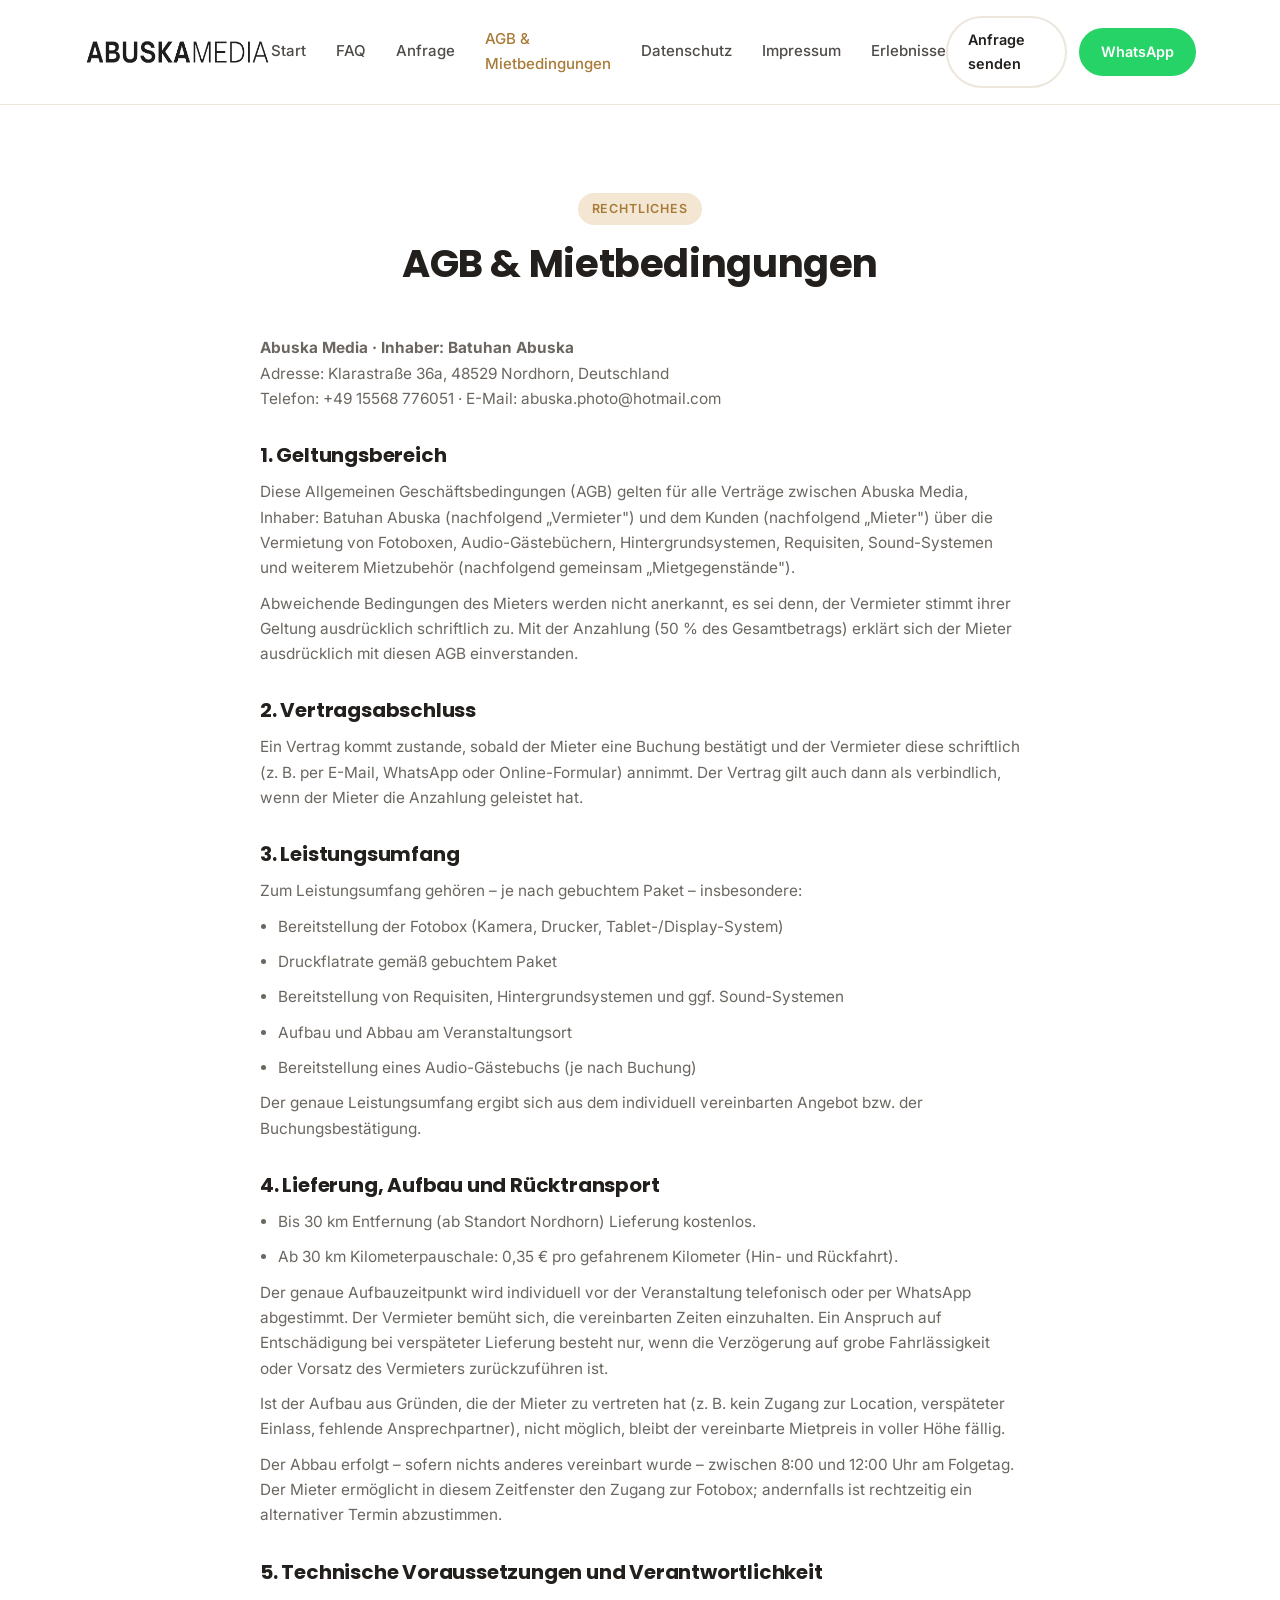
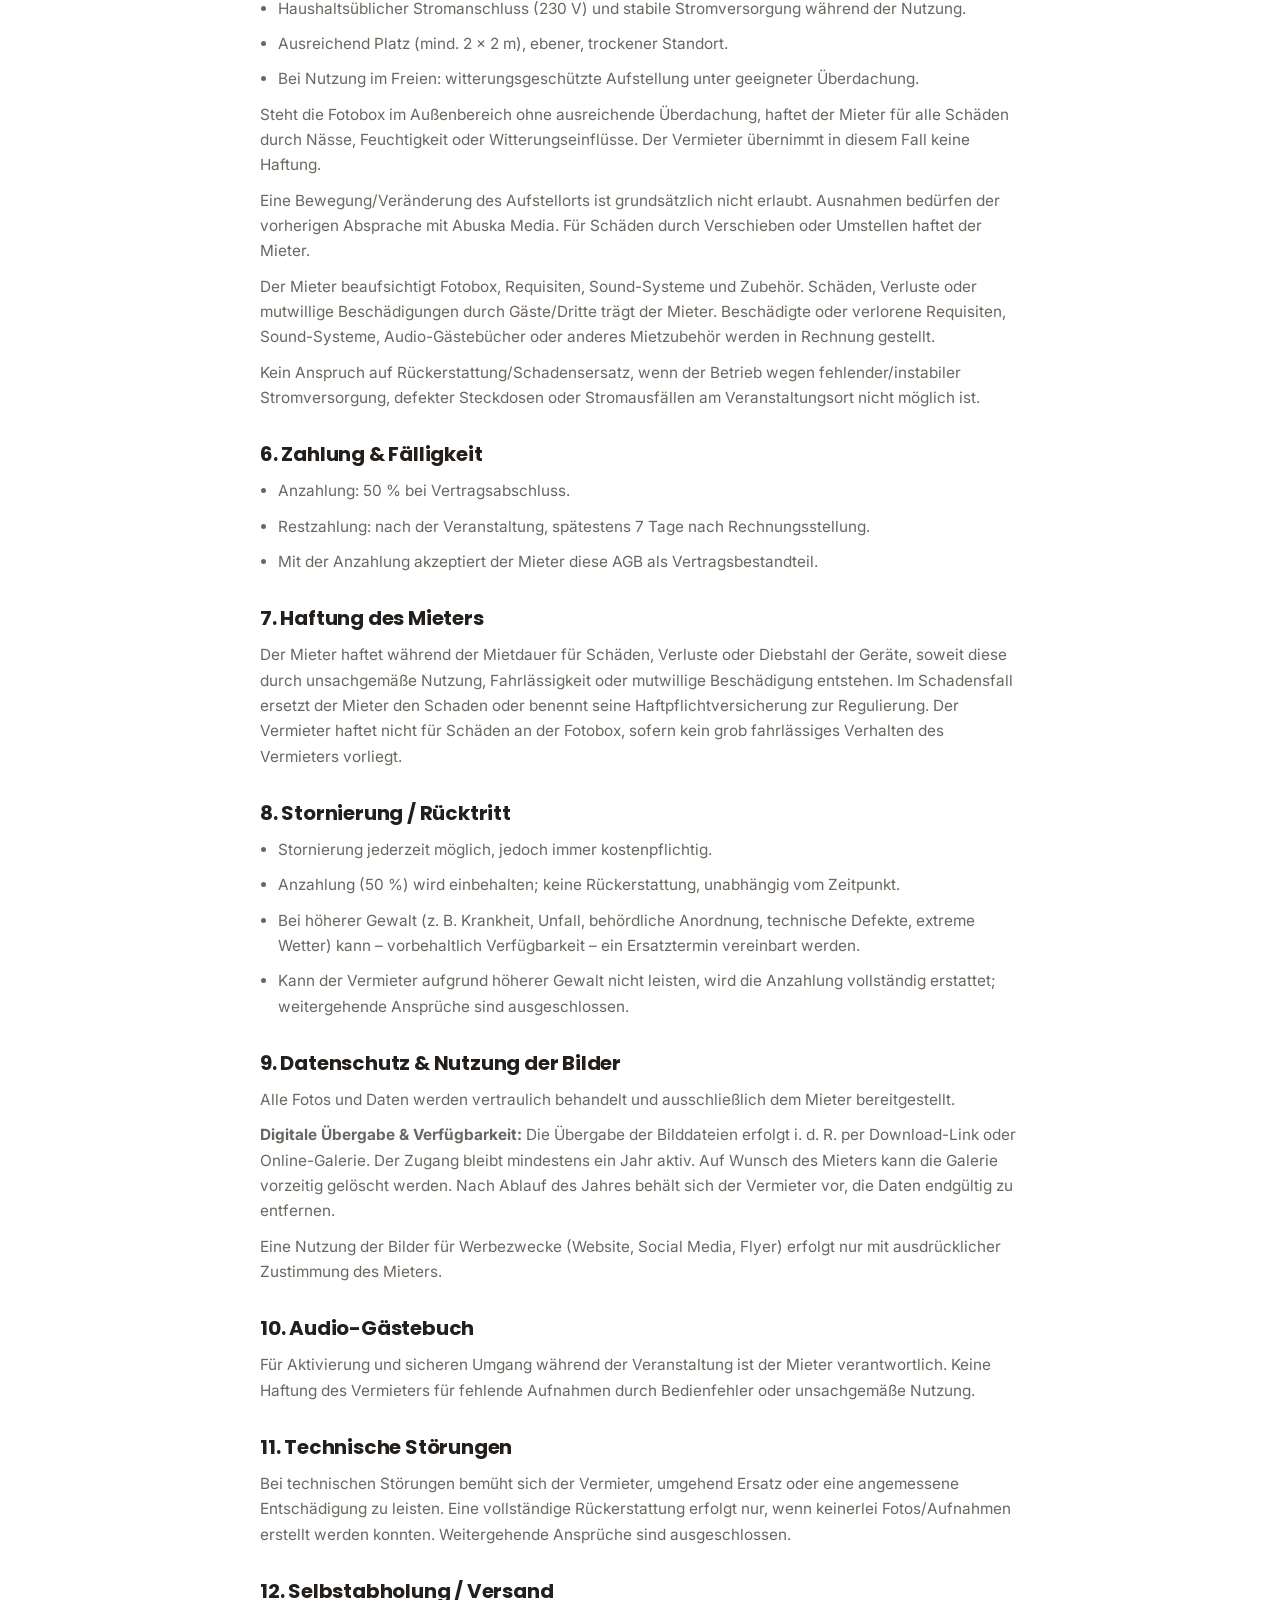
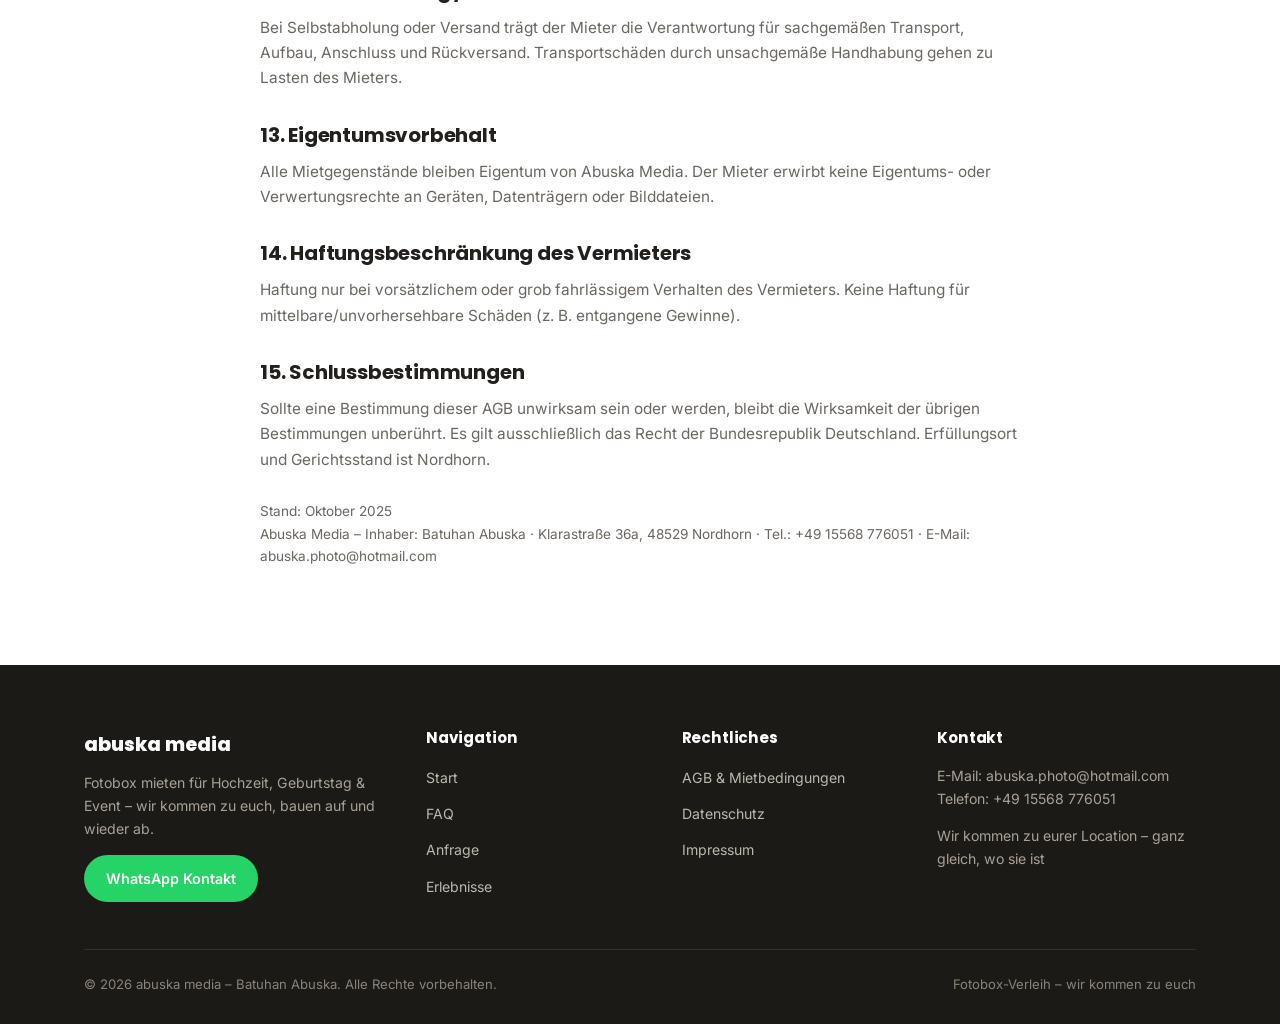
<file: agb.html>
<!DOCTYPE html>
<html lang="de">
<head>
<meta charset="UTF-8">
<meta name="viewport" content="width=device-width, initial-scale=1">
<title>AGB &amp; Mietbedingungen | abuska media</title>
<link rel="stylesheet" href="style.css">
</head>
<body>

<header class="site-header">
  <div class="header-inner">
    <a href="index.html" class="brand">
      <img src="images/logo.png" alt="abuska media Logo" class="brand-logo">
    </a>
    <nav class="main-nav">
      <a href="index.html">Start</a>
      <a href="faq.html">FAQ</a>
      <a href="anfrage.html">Anfrage</a>
      <a href="agb.html" class="active">AGB &amp; Mietbedingungen</a>
      <a href="datenschutz.html">Datenschutz</a>
      <a href="impressum.html">Impressum</a>
      <a href="erlebnisse.html">Erlebnisse</a>
    </nav>
    <div class="header-cta">
      <a class="btn btn-outline btn-sm" href="anfrage.html">Anfrage senden</a>
      <a class="btn btn-whatsapp btn-sm" href="https://wa.me/4915568776051" target="_blank" rel="noopener">WhatsApp</a>
      <button class="nav-toggle" aria-label="Menü öffnen"><span></span></button>
    </div>
  </div>
</header>

<section>
  <div class="wrap">
    <div class="section-head">
      <span class="eyebrow">Rechtliches</span>
      <h2>AGB &amp; Mietbedingungen</h2>
    </div>

    <div class="legal-content">
      <p style="margin-bottom:22px;"><strong>Abuska Media · Inhaber: Batuhan Abuska</strong><br>
      Adresse: Klarastraße 36a, 48529 Nordhorn, Deutschland<br>
      Telefon: <a href="https://wa.me/4915568776051">+49 15568 776051</a> · E-Mail: <a href="mailto:abuska.photo@hotmail.com">abuska.photo@hotmail.com</a></p>

      <h2>1. Geltungsbereich</h2>
      <p>Diese Allgemeinen Geschäftsbedingungen (AGB) gelten für alle Verträge zwischen Abuska Media, Inhaber: Batuhan Abuska (nachfolgend „Vermieter") und dem Kunden (nachfolgend „Mieter") über die Vermietung von Fotoboxen, Audio-Gästebüchern, Hintergrundsystemen, Requisiten, Sound-Systemen und weiterem Mietzubehör (nachfolgend gemeinsam „Mietgegenstände").</p>
      <p>Abweichende Bedingungen des Mieters werden nicht anerkannt, es sei denn, der Vermieter stimmt ihrer Geltung ausdrücklich schriftlich zu. Mit der Anzahlung (50 % des Gesamtbetrags) erklärt sich der Mieter ausdrücklich mit diesen AGB einverstanden.</p>

      <h2>2. Vertragsabschluss</h2>
      <p>Ein Vertrag kommt zustande, sobald der Mieter eine Buchung bestätigt und der Vermieter diese schriftlich (z. B. per E-Mail, WhatsApp oder Online-Formular) annimmt. Der Vertrag gilt auch dann als verbindlich, wenn der Mieter die Anzahlung geleistet hat.</p>

      <h2>3. Leistungsumfang</h2>
      <p>Zum Leistungsumfang gehören – je nach gebuchtem Paket – insbesondere:</p>
      <ul>
        <li>Bereitstellung der Fotobox (Kamera, Drucker, Tablet-/Display-System)</li>
        <li>Druckflatrate gemäß gebuchtem Paket</li>
        <li>Bereitstellung von Requisiten, Hintergrundsystemen und ggf. Sound-Systemen</li>
        <li>Aufbau und Abbau am Veranstaltungsort</li>
        <li>Bereitstellung eines Audio-Gästebuchs (je nach Buchung)</li>
      </ul>
      <p>Der genaue Leistungsumfang ergibt sich aus dem individuell vereinbarten Angebot bzw. der Buchungsbestätigung.</p>

      <h2>4. Lieferung, Aufbau und Rücktransport</h2>
      <ul>
        <li>Bis 30 km Entfernung (ab Standort Nordhorn) Lieferung kostenlos.</li>
        <li>Ab 30 km Kilometerpauschale: 0,35 € pro gefahrenem Kilometer (Hin- und Rückfahrt).</li>
      </ul>
      <p>Der genaue Aufbauzeitpunkt wird individuell vor der Veranstaltung telefonisch oder per WhatsApp abgestimmt. Der Vermieter bemüht sich, die vereinbarten Zeiten einzuhalten. Ein Anspruch auf Entschädigung bei verspäteter Lieferung besteht nur, wenn die Verzögerung auf grobe Fahrlässigkeit oder Vorsatz des Vermieters zurückzuführen ist.</p>
      <p>Ist der Aufbau aus Gründen, die der Mieter zu vertreten hat (z. B. kein Zugang zur Location, verspäteter Einlass, fehlende Ansprechpartner), nicht möglich, bleibt der vereinbarte Mietpreis in voller Höhe fällig.</p>
      <p>Der Abbau erfolgt – sofern nichts anderes vereinbart wurde – zwischen 8:00 und 12:00 Uhr am Folgetag. Der Mieter ermöglicht in diesem Zeitfenster den Zugang zur Fotobox; andernfalls ist rechtzeitig ein alternativer Termin abzustimmen.</p>

      <h2>5. Technische Voraussetzungen und Verantwortlichkeit</h2>
      <ul>
        <li>Haushaltsüblicher Stromanschluss (230 V) und stabile Stromversorgung während der Nutzung.</li>
        <li>Ausreichend Platz (mind. 2 × 2 m), ebener, trockener Standort.</li>
        <li>Bei Nutzung im Freien: witterungsgeschützte Aufstellung unter geeigneter Überdachung.</li>
      </ul>
      <p>Steht die Fotobox im Außenbereich ohne ausreichende Überdachung, haftet der Mieter für alle Schäden durch Nässe, Feuchtigkeit oder Witterungseinflüsse. Der Vermieter übernimmt in diesem Fall keine Haftung.</p>
      <p>Eine Bewegung/Veränderung des Aufstellorts ist grundsätzlich nicht erlaubt. Ausnahmen bedürfen der vorherigen Absprache mit Abuska Media. Für Schäden durch Verschieben oder Umstellen haftet der Mieter.</p>
      <p>Der Mieter beaufsichtigt Fotobox, Requisiten, Sound-Systeme und Zubehör. Schäden, Verluste oder mutwillige Beschädigungen durch Gäste/Dritte trägt der Mieter. Beschädigte oder verlorene Requisiten, Sound-Systeme, Audio-Gästebücher oder anderes Mietzubehör werden in Rechnung gestellt.</p>
      <p>Kein Anspruch auf Rückerstattung/Schadensersatz, wenn der Betrieb wegen fehlender/instabiler Stromversorgung, defekter Steckdosen oder Stromausfällen am Veranstaltungsort nicht möglich ist.</p>

      <h2>6. Zahlung &amp; Fälligkeit</h2>
      <ul>
        <li>Anzahlung: 50 % bei Vertragsabschluss.</li>
        <li>Restzahlung: nach der Veranstaltung, spätestens 7 Tage nach Rechnungsstellung.</li>
        <li>Mit der Anzahlung akzeptiert der Mieter diese AGB als Vertragsbestandteil.</li>
      </ul>

      <h2>7. Haftung des Mieters</h2>
      <p>Der Mieter haftet während der Mietdauer für Schäden, Verluste oder Diebstahl der Geräte, soweit diese durch unsachgemäße Nutzung, Fahrlässigkeit oder mutwillige Beschädigung entstehen. Im Schadensfall ersetzt der Mieter den Schaden oder benennt seine Haftpflichtversicherung zur Regulierung. Der Vermieter haftet nicht für Schäden an der Fotobox, sofern kein grob fahrlässiges Verhalten des Vermieters vorliegt.</p>

      <h2>8. Stornierung / Rücktritt</h2>
      <ul>
        <li>Stornierung jederzeit möglich, jedoch immer kostenpflichtig.</li>
        <li>Anzahlung (50 %) wird einbehalten; keine Rückerstattung, unabhängig vom Zeitpunkt.</li>
        <li>Bei höherer Gewalt (z. B. Krankheit, Unfall, behördliche Anordnung, technische Defekte, extreme Wetter) kann – vorbehaltlich Verfügbarkeit – ein Ersatztermin vereinbart werden.</li>
        <li>Kann der Vermieter aufgrund höherer Gewalt nicht leisten, wird die Anzahlung vollständig erstattet; weitergehende Ansprüche sind ausgeschlossen.</li>
      </ul>

      <h2>9. Datenschutz &amp; Nutzung der Bilder</h2>
      <p>Alle Fotos und Daten werden vertraulich behandelt und ausschließlich dem Mieter bereitgestellt.</p>
      <p><strong>Digitale Übergabe &amp; Verfügbarkeit:</strong> Die Übergabe der Bilddateien erfolgt i. d. R. per Download-Link oder Online-Galerie. Der Zugang bleibt mindestens ein Jahr aktiv. Auf Wunsch des Mieters kann die Galerie vorzeitig gelöscht werden. Nach Ablauf des Jahres behält sich der Vermieter vor, die Daten endgültig zu entfernen.</p>
      <p>Eine Nutzung der Bilder für Werbezwecke (Website, Social Media, Flyer) erfolgt nur mit ausdrücklicher Zustimmung des Mieters.</p>

      <h2>10. Audio-Gästebuch</h2>
      <p>Für Aktivierung und sicheren Umgang während der Veranstaltung ist der Mieter verantwortlich. Keine Haftung des Vermieters für fehlende Aufnahmen durch Bedienfehler oder unsachgemäße Nutzung.</p>

      <h2>11. Technische Störungen</h2>
      <p>Bei technischen Störungen bemüht sich der Vermieter, umgehend Ersatz oder eine angemessene Entschädigung zu leisten. Eine vollständige Rückerstattung erfolgt nur, wenn keinerlei Fotos/Aufnahmen erstellt werden konnten. Weitergehende Ansprüche sind ausgeschlossen.</p>

      <h2>12. Selbstabholung / Versand</h2>
      <p>Bei Selbstabholung oder Versand trägt der Mieter die Verantwortung für sachgemäßen Transport, Aufbau, Anschluss und Rückversand. Transportschäden durch unsachgemäße Handhabung gehen zu Lasten des Mieters.</p>

      <h2>13. Eigentumsvorbehalt</h2>
      <p>Alle Mietgegenstände bleiben Eigentum von Abuska Media. Der Mieter erwirbt keine Eigentums- oder Verwertungsrechte an Geräten, Datenträgern oder Bilddateien.</p>

      <h2>14. Haftungsbeschränkung des Vermieters</h2>
      <p>Haftung nur bei vorsätzlichem oder grob fahrlässigem Verhalten des Vermieters. Keine Haftung für mittelbare/unvorhersehbare Schäden (z. B. entgangene Gewinne).</p>

      <h2>15. Schlussbestimmungen</h2>
      <p>Sollte eine Bestimmung dieser AGB unwirksam sein oder werden, bleibt die Wirksamkeit der übrigen Bestimmungen unberührt. Es gilt ausschließlich das Recht der Bundesrepublik Deutschland. Erfüllungsort und Gerichtsstand ist Nordhorn.</p>

      <p style="margin-top:28px; font-size:0.85rem;">Stand: Oktober 2025<br>Abuska Media – Inhaber: Batuhan Abuska · Klarastraße 36a, 48529 Nordhorn · Tel.: +49 15568 776051 · E-Mail: abuska.photo@hotmail.com</p>
    </div>
  </div>
</section>

<footer class="site-footer">
  <div class="wrap">
    <div class="footer-grid">
      <div>
        <div class="brand-name">abuska media</div>
        <p>Fotobox mieten für Hochzeit, Geburtstag &amp; Event – wir kommen zu euch, bauen auf und wieder ab.</p>
        <a href="https://wa.me/4915568776051" target="_blank" rel="noopener" class="btn btn-whatsapp btn-sm">WhatsApp Kontakt</a>
      </div>
      <div>
        <h4>Navigation</h4>
        <ul>
          <li><a href="index.html">Start</a></li>
          <li><a href="faq.html">FAQ</a></li>
          <li><a href="anfrage.html">Anfrage</a></li>
          <li><a href="erlebnisse.html">Erlebnisse</a></li>
        </ul>
      </div>
      <div>
        <h4>Rechtliches</h4>
        <ul>
          <li><a href="agb.html">AGB &amp; Mietbedingungen</a></li>
          <li><a href="datenschutz.html">Datenschutz</a></li>
          <li><a href="impressum.html">Impressum</a></li>
        </ul>
      </div>
      <div>
        <h4>Kontakt</h4>
        <p>E-Mail: abuska.photo@hotmail.com<br>Telefon: +49 15568 776051</p>
        <p>Wir kommen zu eurer Location – ganz gleich, wo sie ist</p>
      </div>
    </div>
    <div class="footer-bottom">
      <span>© 2026 abuska media – Batuhan Abuska. Alle Rechte vorbehalten.</span>
      <span>Fotobox-Verleih – wir kommen zu euch</span>
    </div>
  </div>
</footer>

<script src="script.js"></script>
</body>
</html>
</file>
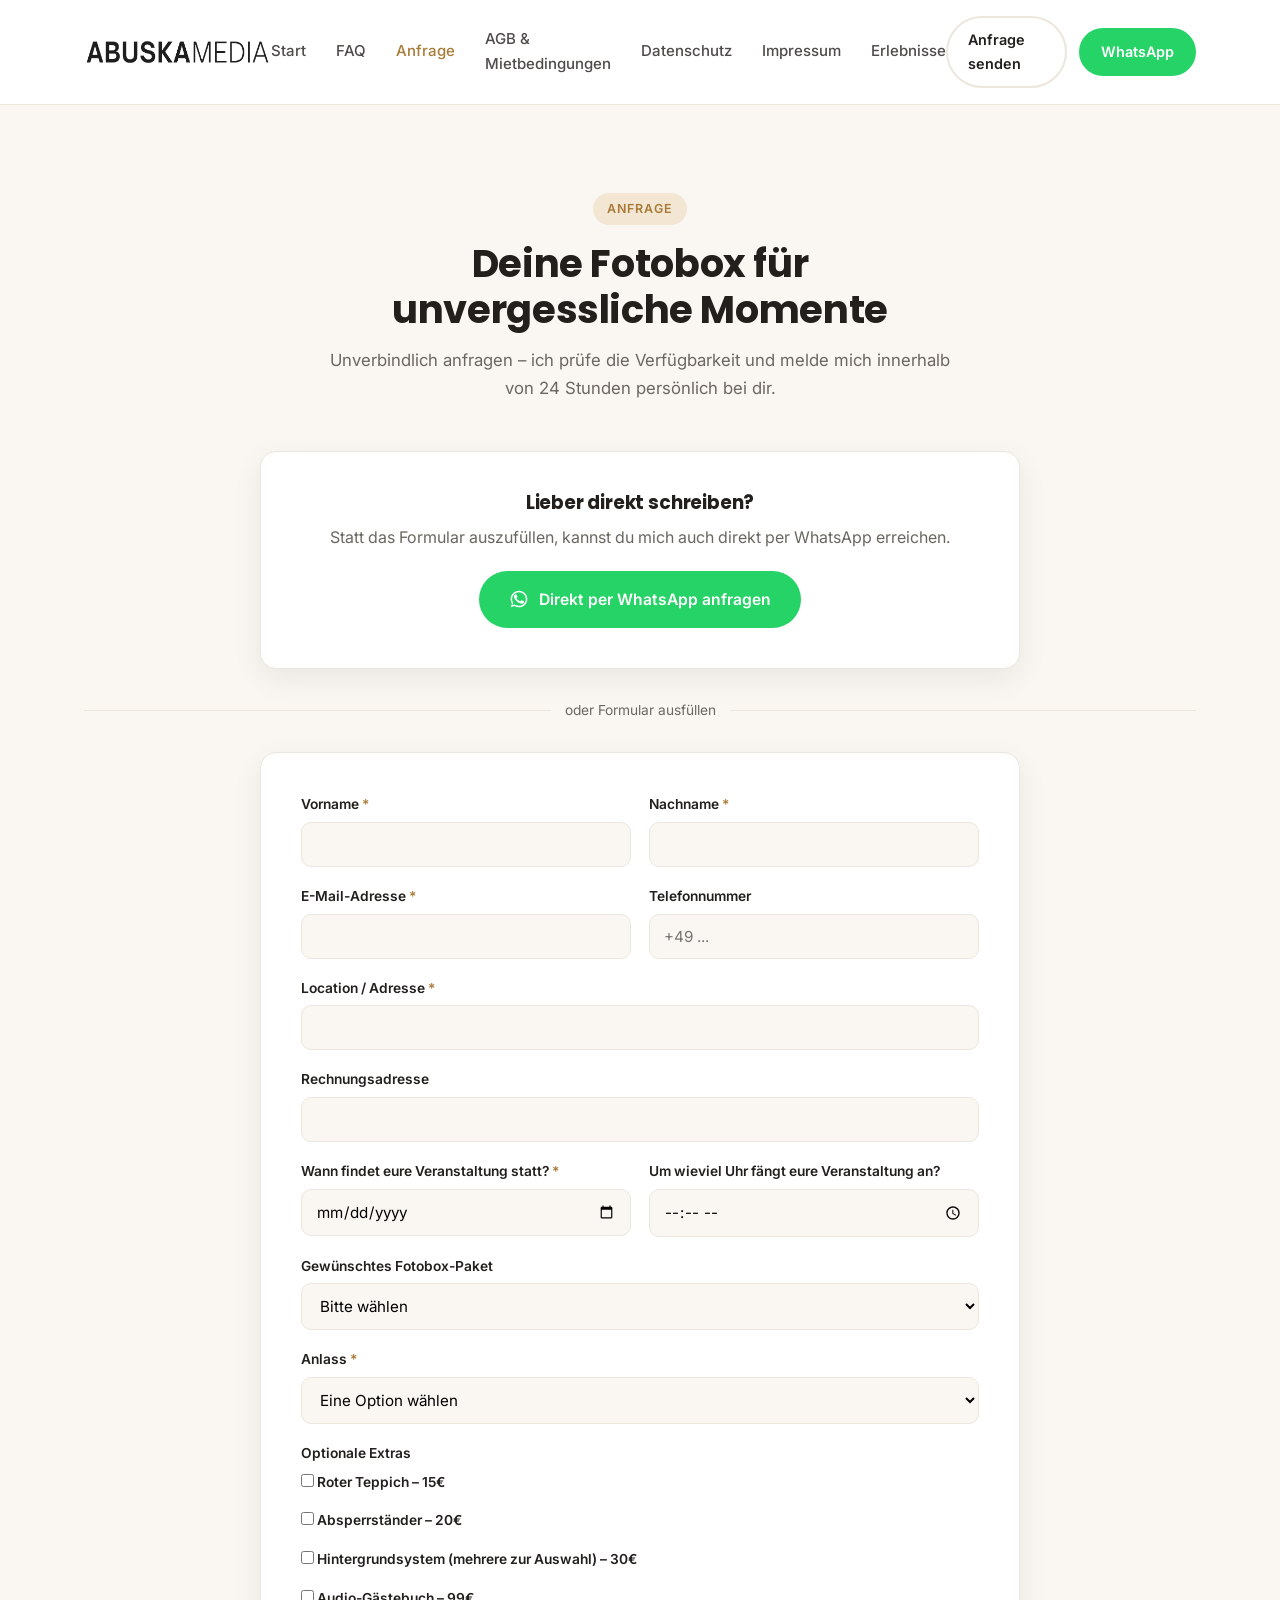
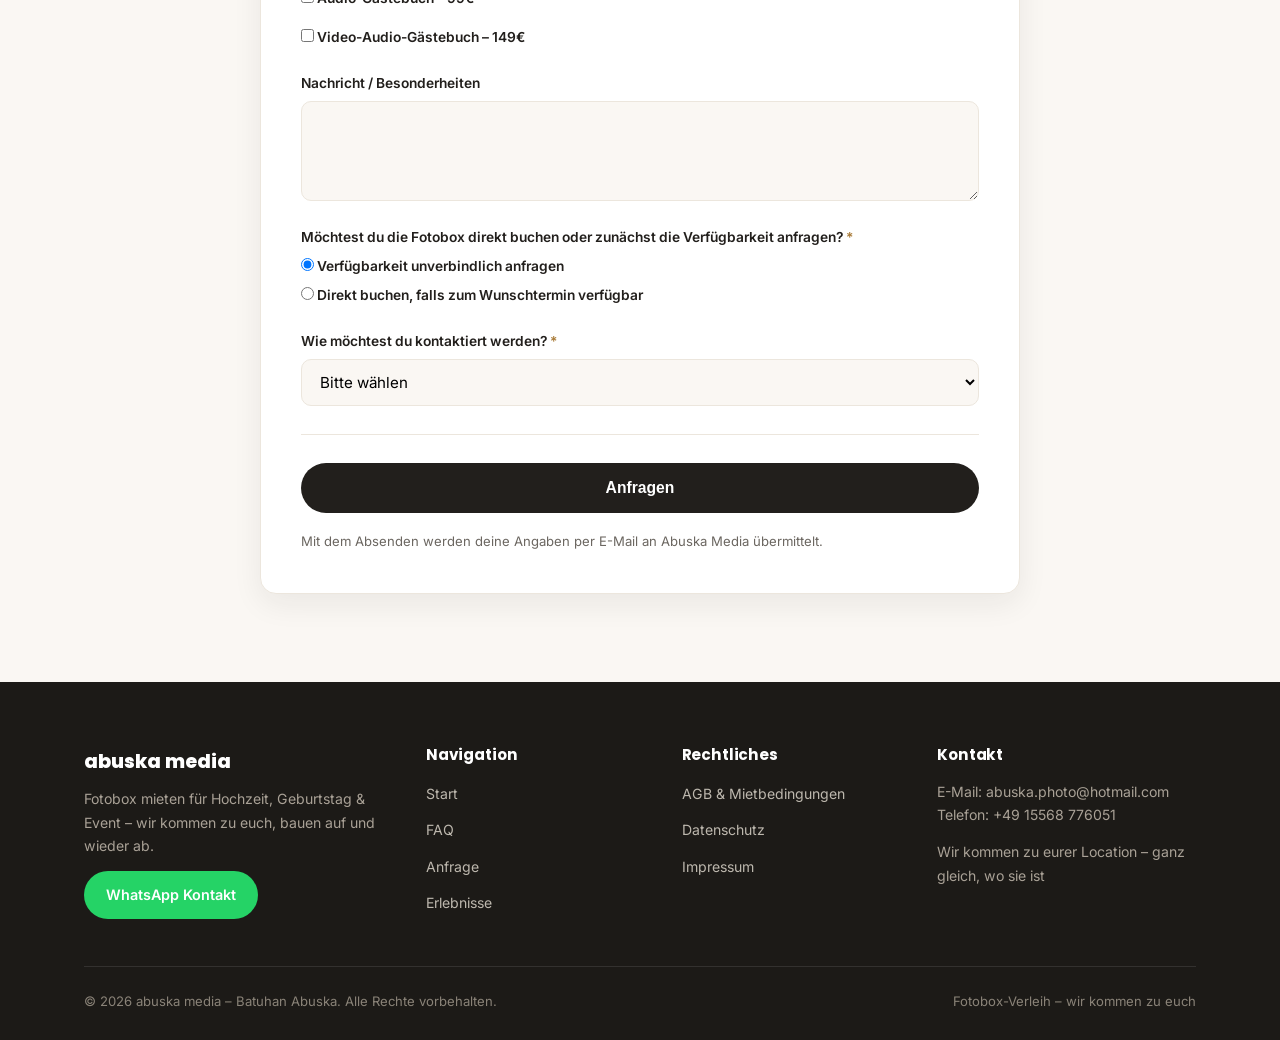
<file: anfrage.html>
<!DOCTYPE html>
<html lang="de">
<head>
<meta charset="UTF-8">
<meta name="viewport" content="width=device-width, initial-scale=1">
<title>Anfrage | abuska media</title>
<link rel="stylesheet" href="style.css">
</head>
<body>

<header class="site-header">
  <div class="header-inner">
    <a href="index.html" class="brand">
      <img src="images/logo.png" alt="abuska media Logo" class="brand-logo">
    </a>
    <nav class="main-nav">
      <a href="index.html">Start</a>
      <a href="faq.html">FAQ</a>
      <a href="anfrage.html" class="active">Anfrage</a>
      <a href="agb.html">AGB &amp; Mietbedingungen</a>
      <a href="datenschutz.html">Datenschutz</a>
      <a href="impressum.html">Impressum</a>
      <a href="erlebnisse.html">Erlebnisse</a>
    </nav>
    <div class="header-cta">
      <a class="btn btn-outline btn-sm" href="anfrage.html">Anfrage senden</a>
      <a class="btn btn-whatsapp btn-sm" href="https://wa.me/4915568776051" target="_blank" rel="noopener">WhatsApp</a>
      <button class="nav-toggle" aria-label="Menü öffnen"><span></span></button>
    </div>
  </div>
</header>

<section class="bg-alt">
  <div class="wrap">
    <div class="section-head">
      <span class="eyebrow">Anfrage</span>
      <h2>Deine Fotobox für unvergessliche Momente</h2>
      <p>Unverbindlich anfragen – ich prüfe die Verfügbarkeit und melde mich innerhalb von 24 Stunden persönlich bei dir.</p>
    </div>

    <!-- Direkter Weg: WhatsApp -->
    <div class="form-card" style="margin-bottom:28px; text-align:center;">
      <h3 style="margin-bottom:10px;">Lieber direkt schreiben?</h3>
      <p style="color:var(--text-light); margin-bottom:20px;">Statt das Formular auszufüllen, kannst du mich auch direkt per WhatsApp erreichen.</p>
      <a href="https://wa.me/4915568776051?text=Hallo%20Batuhan%2C%20ich%20interessiere%20mich%20f%C3%BCr%20eine%20Fotobox%20f%C3%BCr%20meine%20Veranstaltung." target="_blank" rel="noopener" class="btn btn-whatsapp">
        <svg width="20" height="20" viewBox="0 0 24 24" fill="currentColor" aria-hidden="true"><path d="M17.472 14.382c-.297-.149-1.758-.867-2.03-.967-.273-.099-.471-.148-.67.15-.197.297-.767.966-.94 1.164-.173.199-.347.223-.644.075-.297-.15-1.255-.463-2.39-1.475-.883-.788-1.48-1.761-1.653-2.059-.173-.297-.018-.458.13-.606.134-.133.298-.347.446-.52.149-.174.198-.298.298-.497.099-.198.05-.371-.025-.52-.075-.149-.669-1.612-.916-2.207-.242-.579-.487-.5-.669-.51-.173-.008-.371-.01-.57-.01-.198 0-.52.074-.792.372-.272.297-1.04 1.016-1.04 2.479 0 1.462 1.065 2.875 1.213 3.074.149.198 2.096 3.2 5.077 4.487.709.306 1.262.489 1.694.625.712.227 1.36.195 1.871.118.571-.085 1.758-.719 2.006-1.413.248-.694.248-1.289.173-1.413-.074-.124-.272-.198-.57-.347z"/><path d="M12.001 2C6.478 2 2 6.477 2 12c0 1.999.578 3.86 1.579 5.427L2 22l4.71-1.548A9.955 9.955 0 0 0 12.001 22C17.523 22 22 17.523 22 12S17.523 2 12.001 2zm0 18.2c-1.729 0-3.335-.507-4.687-1.379l-.336-.209-3.075.996 1.004-3.001-.219-.347A8.176 8.176 0 0 1 3.8 12c0-4.529 3.672-8.2 8.201-8.2 4.528 0 8.2 3.671 8.2 8.2 0 4.528-3.672 8.2-8.2 8.2z"/></svg>
        Direkt per WhatsApp anfragen
      </a>
    </div>

    <div class="or-divider">oder Formular ausfüllen</div>

    <form class="form-card" id="anfrage-form" action="https://formspree.io/f/mwvdddqe" method="POST">
      <input type="hidden" name="_subject" value="Neue Fotobox-Anfrage über die Website">
      <div id="form-success" class="form-success" style="display:none;">
        <strong>Danke für deine Anfrage!</strong> Ich melde mich innerhalb von 24 Stunden persönlich bei dir.
      </div>
      <div id="form-error" class="form-error" style="display:none;">
        <strong>Ups, das hat nicht geklappt.</strong> Bitte versuch es erneut oder schreib mir direkt per <a href="https://wa.me/4915568776051" target="_blank" rel="noopener">WhatsApp</a>.
      </div>
      <div class="form-grid" id="form-fields">
        <div class="field">
          <label>Vorname <span class="req">*</span></label>
          <input type="text" name="vorname" required>
        </div>
        <div class="field">
          <label>Nachname <span class="req">*</span></label>
          <input type="text" name="nachname" required>
        </div>
        <div class="field">
          <label>E-Mail-Adresse <span class="req">*</span></label>
          <input type="email" name="email" required>
        </div>
        <div class="field">
          <label>Telefonnummer</label>
          <input type="tel" name="telefon" placeholder="+49 ...">
        </div>
        <div class="field full">
          <label>Location / Adresse <span class="req">*</span></label>
          <input type="text" name="location" required>
        </div>
        <div class="field full">
          <label>Rechnungsadresse</label>
          <input type="text" name="rechnungsadresse">
        </div>
        <div class="field">
          <label>Wann findet eure Veranstaltung statt? <span class="req">*</span></label>
          <input type="date" name="datum" required>
        </div>
        <div class="field">
          <label>Um wieviel Uhr fängt eure Veranstaltung an?</label>
          <input type="time" name="uhrzeit">
        </div>
        <div class="field full">
          <label>Gewünschtes Fotobox-Paket</label>
          <select name="paket" id="paket">
            <option value="">Bitte wählen</option>
            <option value="digital">Digital Moments (Nur Digital) – 219€</option>
            <option value="classic">Classic Memories (350 Druck) – 279€</option>
            <option value="premium">Premium Memories (700 Druck) – 379€</option>
            <option value="ultimate">Ultimate Celebration (700 Druck + Audio Gästebuch) – 449€</option>
          </select>
        </div>
        <div class="field full">
          <label>Anlass <span class="req">*</span></label>
          <select name="anlass" required>
            <option value="">Eine Option wählen</option>
            <option value="hochzeit">Hochzeit</option>
            <option value="geburtstag">Geburtstag</option>
            <option value="firmenfeier">Firmenfeier</option>
            <option value="sonstiges">Sonstiges</option>
          </select>
        </div>

        <div class="field full">
          <label>Optionale Extras</label>
          <div class="checkbox-group">
            <label class="checkbox-row"><input type="checkbox" name="extra_teppich"> Roter Teppich – 15€</label>
            <label class="checkbox-row"><input type="checkbox" name="extra_staender"> Absperrständer – 20€</label>
            <label class="checkbox-row"><input type="checkbox" name="extra_hintergrund"> Hintergrundsystem (mehrere zur Auswahl) – 30€</label>
            <label class="checkbox-row"><input type="checkbox" name="extra_audio"> Audio-Gästebuch – 99€</label>
            <label class="checkbox-row"><input type="checkbox" name="extra_video"> Video-Audio-Gästebuch – 149€</label>
          </div>
        </div>

        <div class="field full">
          <label>Nachricht / Besonderheiten</label>
          <textarea name="nachricht"></textarea>
        </div>

        <div class="field full">
          <label>Möchtest du die Fotobox direkt buchen oder zunächst die Verfügbarkeit anfragen? <span class="req">*</span></label>
          <label class="radio-row"><input type="radio" name="buchungsart" value="anfragen" checked> Verfügbarkeit unverbindlich anfragen</label>
          <label class="radio-row"><input type="radio" name="buchungsart" value="buchen"> Direkt buchen, falls zum Wunschtermin verfügbar</label>
          <p id="billing-hint" style="display:none; font-size:0.85rem; color:var(--text-light);">Bei einer direkten Buchung reserviere ich die Fotobox verbindlich für euren Termin. Falls sie verfügbar ist, erhaltet ihr alle weiteren Informationen per E-Mail innerhalb 24 Stunden. Bitte Rechnungsadresse angeben.</p>
        </div>

        <div class="field full">
          <label>Wie möchtest du kontaktiert werden? <span class="req">*</span></label>
          <select name="kontaktwunsch" required>
            <option value="">Bitte wählen</option>
            <option value="email">Per E-Mail</option>
            <option value="telefon">Per Telefon</option>
            <option value="whatsapp">Per WhatsApp</option>
          </select>
        </div>
      </div>

      <hr class="form-divider">
      <button type="submit" class="btn btn-primary btn-full" id="form-submit-btn">Anfragen</button>
      <p class="form-note">Mit dem Absenden werden deine Angaben per E-Mail an Abuska Media übermittelt.</p>
    </form>
  </div>
</section>

<footer class="site-footer">
  <div class="wrap">
    <div class="footer-grid">
      <div>
        <div class="brand-name">abuska media</div>
        <p>Fotobox mieten für Hochzeit, Geburtstag &amp; Event – wir kommen zu euch, bauen auf und wieder ab.</p>
        <a href="https://wa.me/4915568776051" target="_blank" rel="noopener" class="btn btn-whatsapp btn-sm">WhatsApp Kontakt</a>
      </div>
      <div>
        <h4>Navigation</h4>
        <ul>
          <li><a href="index.html">Start</a></li>
          <li><a href="faq.html">FAQ</a></li>
          <li><a href="anfrage.html">Anfrage</a></li>
          <li><a href="erlebnisse.html">Erlebnisse</a></li>
        </ul>
      </div>
      <div>
        <h4>Rechtliches</h4>
        <ul>
          <li><a href="agb.html">AGB &amp; Mietbedingungen</a></li>
          <li><a href="datenschutz.html">Datenschutz</a></li>
          <li><a href="impressum.html">Impressum</a></li>
        </ul>
      </div>
      <div>
        <h4>Kontakt</h4>
        <p>E-Mail: abuska.photo@hotmail.com<br>Telefon: +49 15568 776051</p>
        <p>Wir kommen zu eurer Location – ganz gleich, wo sie ist</p>
      </div>
    </div>
    <div class="footer-bottom">
      <span>© 2026 abuska media – Batuhan Abuska. Alle Rechte vorbehalten.</span>
      <span>Fotobox-Verleih – wir kommen zu euch</span>
    </div>
  </div>
</footer>

<script src="script.js"></script>
</body>
</html>
</file>
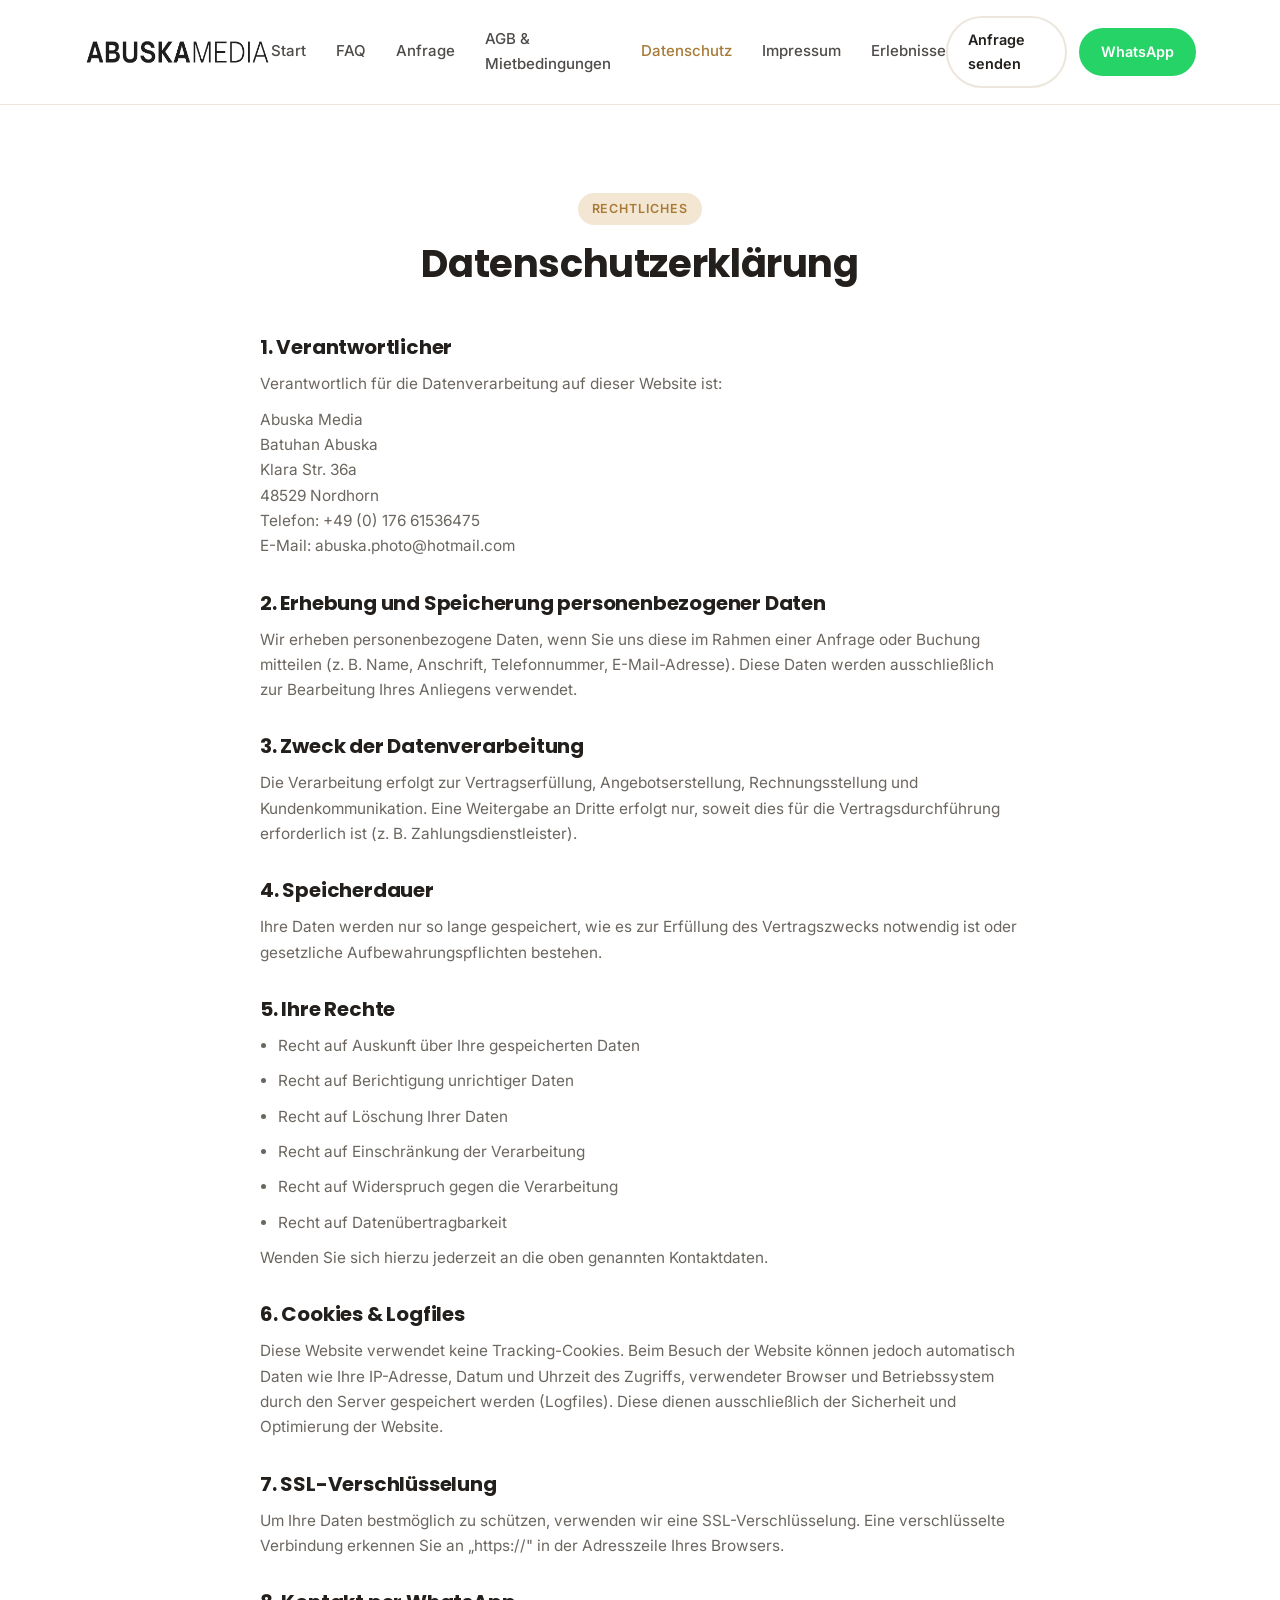
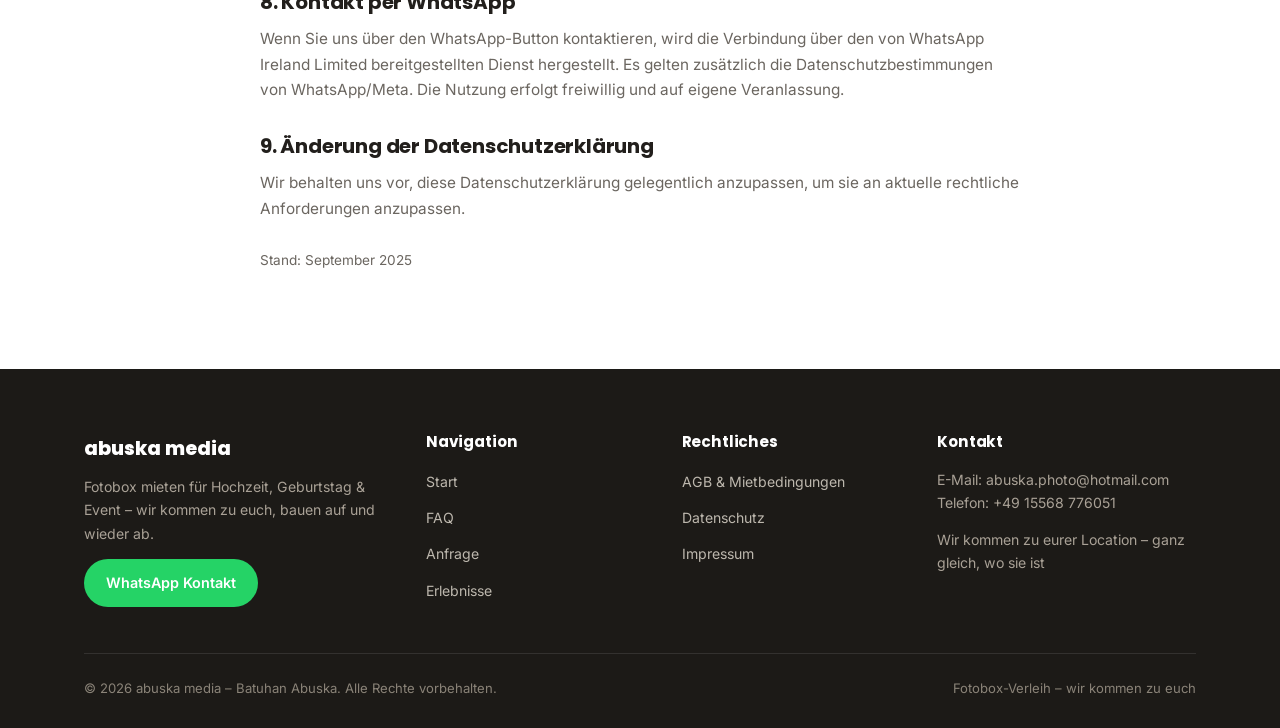
<file: datenschutz.html>
<!DOCTYPE html>
<html lang="de">
<head>
<meta charset="UTF-8">
<meta name="viewport" content="width=device-width, initial-scale=1">
<title>Datenschutz | abuska media</title>
<link rel="stylesheet" href="style.css">
</head>
<body>

<header class="site-header">
  <div class="header-inner">
    <a href="index.html" class="brand">
      <img src="images/logo.png" alt="abuska media Logo" class="brand-logo">
    </a>
    <nav class="main-nav">
      <a href="index.html">Start</a>
      <a href="faq.html">FAQ</a>
      <a href="anfrage.html">Anfrage</a>
      <a href="agb.html">AGB &amp; Mietbedingungen</a>
      <a href="datenschutz.html" class="active">Datenschutz</a>
      <a href="impressum.html">Impressum</a>
      <a href="erlebnisse.html">Erlebnisse</a>
    </nav>
    <div class="header-cta">
      <a class="btn btn-outline btn-sm" href="anfrage.html">Anfrage senden</a>
      <a class="btn btn-whatsapp btn-sm" href="https://wa.me/4915568776051" target="_blank" rel="noopener">WhatsApp</a>
      <button class="nav-toggle" aria-label="Menü öffnen"><span></span></button>
    </div>
  </div>
</header>

<section>
  <div class="wrap">
    <div class="section-head">
      <span class="eyebrow">Rechtliches</span>
      <h2>Datenschutzerklärung</h2>
    </div>

    <div class="legal-content">
      <h2>1. Verantwortlicher</h2>
      <p>Verantwortlich für die Datenverarbeitung auf dieser Website ist:</p>
      <p>Abuska Media<br>Batuhan Abuska<br>Klara Str. 36a<br>48529 Nordhorn<br>Telefon: +49 (0) 176 61536475<br>E-Mail: abuska.photo@hotmail.com</p>

      <h2>2. Erhebung und Speicherung personenbezogener Daten</h2>
      <p>Wir erheben personenbezogene Daten, wenn Sie uns diese im Rahmen einer Anfrage oder Buchung mitteilen (z. B. Name, Anschrift, Telefonnummer, E-Mail-Adresse). Diese Daten werden ausschließlich zur Bearbeitung Ihres Anliegens verwendet.</p>

      <h2>3. Zweck der Datenverarbeitung</h2>
      <p>Die Verarbeitung erfolgt zur Vertragserfüllung, Angebotserstellung, Rechnungsstellung und Kundenkommunikation. Eine Weitergabe an Dritte erfolgt nur, soweit dies für die Vertragsdurchführung erforderlich ist (z. B. Zahlungsdienstleister).</p>

      <h2>4. Speicherdauer</h2>
      <p>Ihre Daten werden nur so lange gespeichert, wie es zur Erfüllung des Vertragszwecks notwendig ist oder gesetzliche Aufbewahrungspflichten bestehen.</p>

      <h2>5. Ihre Rechte</h2>
      <ul>
        <li>Recht auf Auskunft über Ihre gespeicherten Daten</li>
        <li>Recht auf Berichtigung unrichtiger Daten</li>
        <li>Recht auf Löschung Ihrer Daten</li>
        <li>Recht auf Einschränkung der Verarbeitung</li>
        <li>Recht auf Widerspruch gegen die Verarbeitung</li>
        <li>Recht auf Datenübertragbarkeit</li>
      </ul>
      <p>Wenden Sie sich hierzu jederzeit an die oben genannten Kontaktdaten.</p>

      <h2>6. Cookies &amp; Logfiles</h2>
      <p>Diese Website verwendet keine Tracking-Cookies. Beim Besuch der Website können jedoch automatisch Daten wie Ihre IP-Adresse, Datum und Uhrzeit des Zugriffs, verwendeter Browser und Betriebssystem durch den Server gespeichert werden (Logfiles). Diese dienen ausschließlich der Sicherheit und Optimierung der Website.</p>

      <h2>7. SSL-Verschlüsselung</h2>
      <p>Um Ihre Daten bestmöglich zu schützen, verwenden wir eine SSL-Verschlüsselung. Eine verschlüsselte Verbindung erkennen Sie an „https://" in der Adresszeile Ihres Browsers.</p>

      <h2>8. Kontakt per WhatsApp</h2>
      <p>Wenn Sie uns über den WhatsApp-Button kontaktieren, wird die Verbindung über den von WhatsApp Ireland Limited bereitgestellten Dienst hergestellt. Es gelten zusätzlich die Datenschutzbestimmungen von WhatsApp/Meta. Die Nutzung erfolgt freiwillig und auf eigene Veranlassung.</p>

      <h2>9. Änderung der Datenschutzerklärung</h2>
      <p>Wir behalten uns vor, diese Datenschutzerklärung gelegentlich anzupassen, um sie an aktuelle rechtliche Anforderungen anzupassen.</p>

      <p style="margin-top:28px; font-size:0.85rem;">Stand: September 2025</p>
    </div>
  </div>
</section>

<footer class="site-footer">
  <div class="wrap">
    <div class="footer-grid">
      <div>
        <div class="brand-name">abuska media</div>
        <p>Fotobox mieten für Hochzeit, Geburtstag &amp; Event – wir kommen zu euch, bauen auf und wieder ab.</p>
        <a href="https://wa.me/4915568776051" target="_blank" rel="noopener" class="btn btn-whatsapp btn-sm">WhatsApp Kontakt</a>
      </div>
      <div>
        <h4>Navigation</h4>
        <ul>
          <li><a href="index.html">Start</a></li>
          <li><a href="faq.html">FAQ</a></li>
          <li><a href="anfrage.html">Anfrage</a></li>
          <li><a href="erlebnisse.html">Erlebnisse</a></li>
        </ul>
      </div>
      <div>
        <h4>Rechtliches</h4>
        <ul>
          <li><a href="agb.html">AGB &amp; Mietbedingungen</a></li>
          <li><a href="datenschutz.html">Datenschutz</a></li>
          <li><a href="impressum.html">Impressum</a></li>
        </ul>
      </div>
      <div>
        <h4>Kontakt</h4>
        <p>E-Mail: abuska.photo@hotmail.com<br>Telefon: +49 15568 776051</p>
        <p>Wir kommen zu eurer Location – ganz gleich, wo sie ist</p>
      </div>
    </div>
    <div class="footer-bottom">
      <span>© 2026 abuska media – Batuhan Abuska. Alle Rechte vorbehalten.</span>
      <span>Fotobox-Verleih – wir kommen zu euch</span>
    </div>
  </div>
</footer>

<script src="script.js"></script>
</body>
</html>
</file>
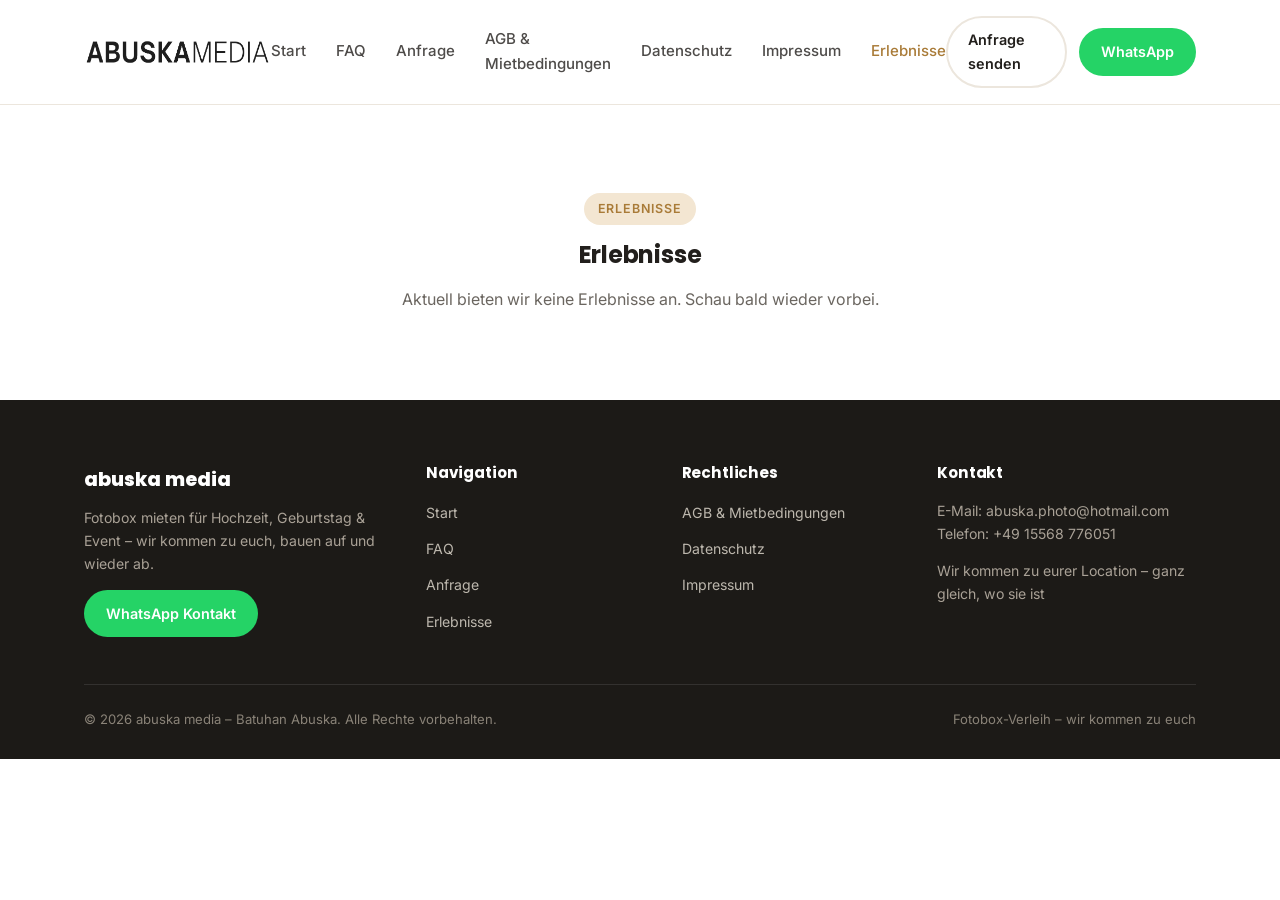
<file: erlebnisse.html>
<!DOCTYPE html>
<html lang="de">
<head>
<meta charset="UTF-8">
<meta name="viewport" content="width=device-width, initial-scale=1">
<title>Erlebnisse | abuska media</title>
<link rel="stylesheet" href="style.css">
</head>
<body>

<header class="site-header">
  <div class="header-inner">
    <a href="index.html" class="brand">
      <img src="images/logo.png" alt="abuska media Logo" class="brand-logo">
    </a>
    <nav class="main-nav">
      <a href="index.html">Start</a>
      <a href="faq.html">FAQ</a>
      <a href="anfrage.html">Anfrage</a>
      <a href="agb.html">AGB &amp; Mietbedingungen</a>
      <a href="datenschutz.html">Datenschutz</a>
      <a href="impressum.html">Impressum</a>
      <a href="erlebnisse.html" class="active">Erlebnisse</a>
    </nav>
    <div class="header-cta">
      <a class="btn btn-outline btn-sm" href="anfrage.html">Anfrage senden</a>
      <a class="btn btn-whatsapp btn-sm" href="https://wa.me/4915568776051" target="_blank" rel="noopener">WhatsApp</a>
      <button class="nav-toggle" aria-label="Menü öffnen"><span></span></button>
    </div>
  </div>
</header>

<section>
  <div class="wrap center">
    <span class="eyebrow">Erlebnisse</span>
    <h2 style="margin-bottom:16px;">Erlebnisse</h2>
    <p style="color:var(--text-light); max-width:480px; margin:0 auto;">Aktuell bieten wir keine Erlebnisse an. Schau bald wieder vorbei.</p>
  </div>
</section>

<footer class="site-footer">
  <div class="wrap">
    <div class="footer-grid">
      <div>
        <div class="brand-name">abuska media</div>
        <p>Fotobox mieten für Hochzeit, Geburtstag &amp; Event – wir kommen zu euch, bauen auf und wieder ab.</p>
        <a href="https://wa.me/4915568776051" target="_blank" rel="noopener" class="btn btn-whatsapp btn-sm">WhatsApp Kontakt</a>
      </div>
      <div>
        <h4>Navigation</h4>
        <ul>
          <li><a href="index.html">Start</a></li>
          <li><a href="faq.html">FAQ</a></li>
          <li><a href="anfrage.html">Anfrage</a></li>
          <li><a href="erlebnisse.html">Erlebnisse</a></li>
        </ul>
      </div>
      <div>
        <h4>Rechtliches</h4>
        <ul>
          <li><a href="agb.html">AGB &amp; Mietbedingungen</a></li>
          <li><a href="datenschutz.html">Datenschutz</a></li>
          <li><a href="impressum.html">Impressum</a></li>
        </ul>
      </div>
      <div>
        <h4>Kontakt</h4>
        <p>E-Mail: abuska.photo@hotmail.com<br>Telefon: +49 15568 776051</p>
        <p>Wir kommen zu eurer Location – ganz gleich, wo sie ist</p>
      </div>
    </div>
    <div class="footer-bottom">
      <span>© 2026 abuska media – Batuhan Abuska. Alle Rechte vorbehalten.</span>
      <span>Fotobox-Verleih – wir kommen zu euch</span>
    </div>
  </div>
</footer>

<script src="script.js"></script>
</body>
</html>
</file>
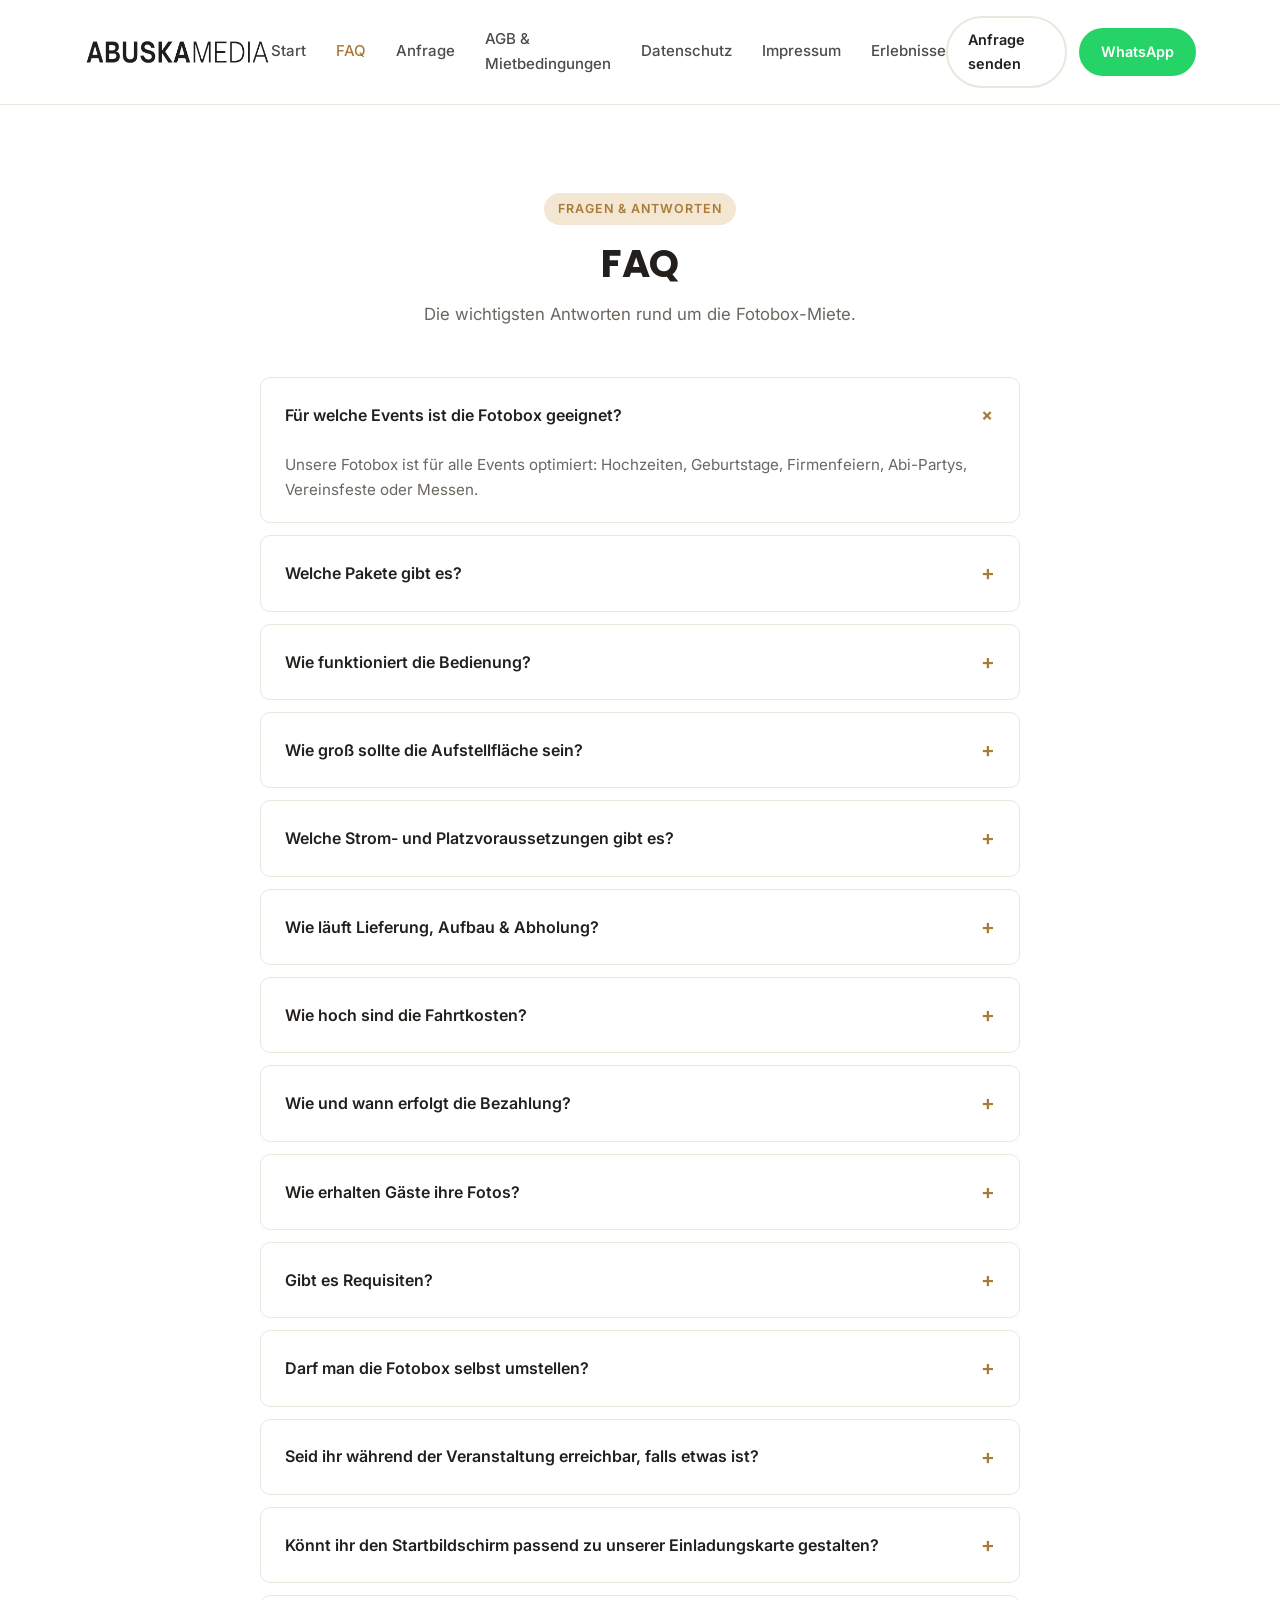
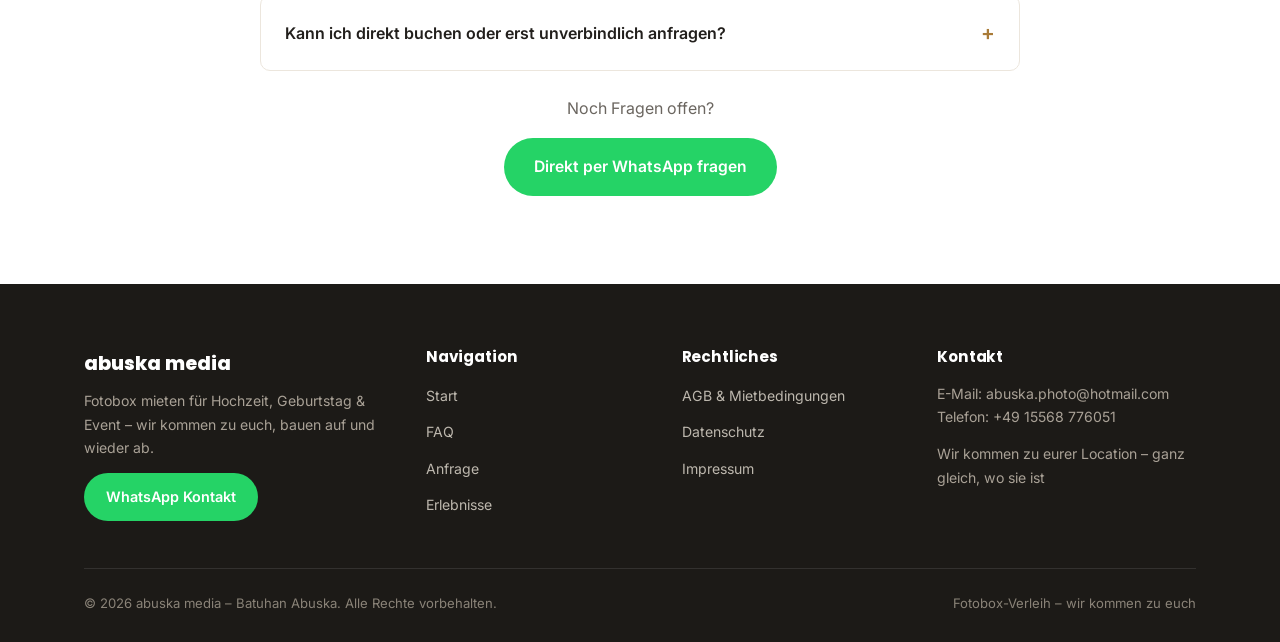
<file: faq.html>
<!DOCTYPE html>
<html lang="de">
<head>
<meta charset="UTF-8">
<meta name="viewport" content="width=device-width, initial-scale=1">
<title>FAQ | abuska media</title>
<link rel="stylesheet" href="style.css">
</head>
<body>

<header class="site-header">
  <div class="header-inner">
    <a href="index.html" class="brand">
      <img src="images/logo.png" alt="abuska media Logo" class="brand-logo">
    </a>
    <nav class="main-nav">
      <a href="index.html">Start</a>
      <a href="faq.html" class="active">FAQ</a>
      <a href="anfrage.html">Anfrage</a>
      <a href="agb.html">AGB &amp; Mietbedingungen</a>
      <a href="datenschutz.html">Datenschutz</a>
      <a href="impressum.html">Impressum</a>
      <a href="erlebnisse.html">Erlebnisse</a>
    </nav>
    <div class="header-cta">
      <a class="btn btn-outline btn-sm" href="anfrage.html">Anfrage senden</a>
      <a class="btn btn-whatsapp btn-sm" href="https://wa.me/4915568776051" target="_blank" rel="noopener">WhatsApp</a>
      <button class="nav-toggle" aria-label="Menü öffnen"><span></span></button>
    </div>
  </div>
</header>

<section>
  <div class="wrap">
    <div class="section-head">
      <span class="eyebrow">Fragen &amp; Antworten</span>
      <h2>FAQ</h2>
      <p>Die wichtigsten Antworten rund um die Fotobox-Miete.</p>
    </div>



    <div class="faq-list">
      <details class="faq-item" open>
        <summary>Für welche Events ist die Fotobox geeignet?</summary>
        <p class="faq-a">Unsere Fotobox ist für alle Events optimiert: Hochzeiten, Geburtstage, Firmenfeiern, Abi-Partys, Vereinsfeste oder Messen.</p>
      </details>
      <details class="faq-item">
        <summary>Welche Pakete gibt es?</summary>
        <p class="faq-a">Digital Moments (219€, nur digital ohne Druck), Classic Memories (279€, 350 Fotoausdrucke), Premium Memories (379€, 700 Fotoausdrucke) und Ultimate Celebration (449€, 700 Fotoausdrucke + Audio-Gästebuch). Alle Details findet ihr in der <a href="index.html#pakete">Paket-Übersicht</a>.</p>
      </details>
      <details class="faq-item">
        <summary>Wie funktioniert die Bedienung?</summary>
        <p class="faq-a">Sehr einfach: Auf das Kamera-Symbol tippen → Live-View startet → 5-Sekunden-Countdown → Foto wird aufgenommen und angezeigt.</p>
      </details>
      <details class="faq-item">
        <summary>Wie groß sollte die Aufstellfläche sein?</summary>
        <p class="faq-a">Empfohlen sind ca. 3 × 2 m für Hintergrund &amp; Gäste. Auch große Gruppen (8–10 Personen) passen bequem ins Bild.</p>
      </details>
      <details class="faq-item">
        <summary>Welche Strom- und Platzvoraussetzungen gibt es?</summary>
        <p class="faq-a">Eine haushaltsübliche 230V-Steckdose reicht. WLAN/Hotspot ist nicht zwingend notwendig – die Box hat eine eigene Verbindung.</p>
      </details>
      <details class="faq-item">
        <summary>Wie läuft Lieferung, Aufbau &amp; Abholung?</summary>
        <p class="faq-a">Auf- und Abbau sind immer inklusive. Die Abholung erfolgt nachts oder am Folgetag. Bei Abholung zwischen 00–06 Uhr fällt eine Pauschale von 40 € an.</p>
      </details>
      <details class="faq-item">
        <summary>Wie hoch sind die Fahrtkosten?</summary>
        <p class="faq-a">Bis 30 km ab Nordhorn ist die Anfahrt inklusive. Danach 0,35 €/km (Hin- &amp; Rückweg).</p>
      </details>
      <details class="faq-item">
        <summary>Wie und wann erfolgt die Bezahlung?</summary>
        <p class="faq-a">50 % Anzahlung zur Terminfixierung, der Rest nach dem Event. Details findet ihr in den <a href="agb.html">AGB &amp; Mietbedingungen</a>.</p>
      </details>
      <details class="faq-item">
        <summary>Wie erhalten Gäste ihre Fotos?</summary>
        <p class="faq-a">Per QR-Code oder AirDrop sofort vor Ort. Zusätzlich gibt es am Folgetag bis 15:00 Uhr eine Online-Galerie (1 Jahr gültig).</p>
      </details>
      <details class="faq-item">
        <summary>Gibt es Requisiten?</summary>
        <p class="faq-a">Ja, ein Props-Set ist immer dabei. Gäste können auch eigene Requisiten mitbringen. Bitte unsere Props vollständig zurückgeben.</p>
      </details>
      <details class="faq-item">
        <summary>Darf man die Fotobox selbst umstellen?</summary>
        <p class="faq-a">Nein. Das eigenständige Umstellen ist verboten. Bei Schäden durch Umstellen haftet der Veranstalter.</p>
      </details>
      <details class="faq-item">
        <summary>Seid ihr während der Veranstaltung erreichbar, falls etwas ist?</summary>
        <p class="faq-a">Ja – über unsere Notfall-Hotline sind wir während der Veranstaltung rund um die Uhr per Telefon &amp; WhatsApp erreichbar.</p>
      </details>
      <details class="faq-item">
        <summary>Könnt ihr den Startbildschirm passend zu unserer Einladungskarte gestalten?</summary>
        <p class="faq-a">Ja – schickt uns einfach eure Einladungskarte, wir übernehmen Farben und Deko-Elemente für den Startbildschirm eurer Fotobox. Auch das Druck-Layout gestalten wir auf Wunsch passend dazu.</p>
      </details>
      <details class="faq-item">
        <summary>Kann ich direkt buchen oder erst unverbindlich anfragen?</summary>
        <p class="faq-a">Beides ist möglich: Im Anfrageformular könnt ihr wählen zwischen einer unverbindlichen Verfügbarkeitsanfrage oder einer direkten Buchung.</p>
      </details>
    </div>

    <div class="center mt-24">
      <p style="color:var(--text-light); margin-bottom:16px;">Noch Fragen offen?</p>
      <a href="https://wa.me/4915568776051" target="_blank" rel="noopener" class="btn btn-whatsapp">Direkt per WhatsApp fragen</a>
    </div>
  </div>
</section>

<footer class="site-footer">
  <div class="wrap">
    <div class="footer-grid">
      <div>
        <div class="brand-name">abuska media</div>
        <p>Fotobox mieten für Hochzeit, Geburtstag &amp; Event – wir kommen zu euch, bauen auf und wieder ab.</p>
        <a href="https://wa.me/4915568776051" target="_blank" rel="noopener" class="btn btn-whatsapp btn-sm">WhatsApp Kontakt</a>
      </div>
      <div>
        <h4>Navigation</h4>
        <ul>
          <li><a href="index.html">Start</a></li>
          <li><a href="faq.html">FAQ</a></li>
          <li><a href="anfrage.html">Anfrage</a></li>
          <li><a href="erlebnisse.html">Erlebnisse</a></li>
        </ul>
      </div>
      <div>
        <h4>Rechtliches</h4>
        <ul>
          <li><a href="agb.html">AGB &amp; Mietbedingungen</a></li>
          <li><a href="datenschutz.html">Datenschutz</a></li>
          <li><a href="impressum.html">Impressum</a></li>
        </ul>
      </div>
      <div>
        <h4>Kontakt</h4>
        <p>E-Mail: abuska.photo@hotmail.com<br>Telefon: +49 15568 776051</p>
        <p>Wir kommen zu eurer Location – ganz gleich, wo sie ist</p>
      </div>
    </div>
    <div class="footer-bottom">
      <span>© 2026 abuska media – Batuhan Abuska. Alle Rechte vorbehalten.</span>
      <span>Fotobox-Verleih – wir kommen zu euch</span>
    </div>
  </div>
</footer>

<script src="script.js"></script>
</body>
</html>
</file>
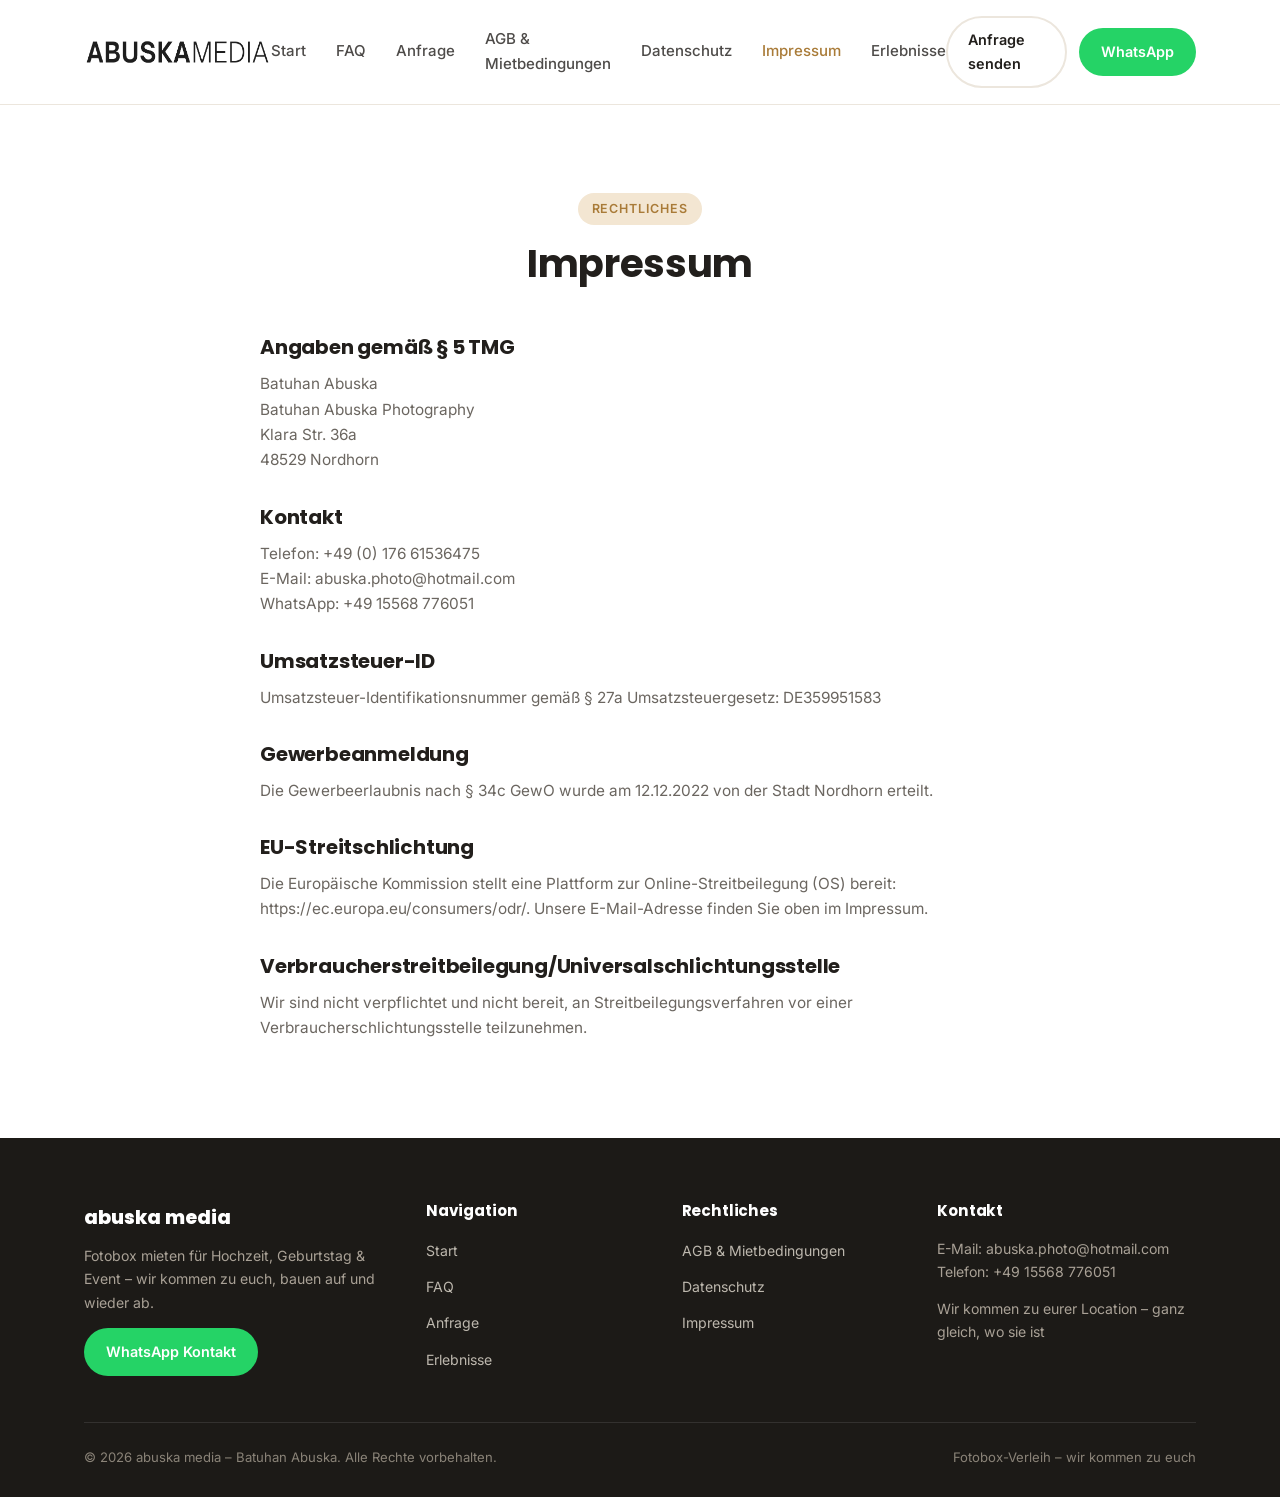
<file: impressum.html>
<!DOCTYPE html>
<html lang="de">
<head>
<meta charset="UTF-8">
<meta name="viewport" content="width=device-width, initial-scale=1">
<title>Impressum | abuska media</title>
<link rel="stylesheet" href="style.css">
</head>
<body>

<header class="site-header">
  <div class="header-inner">
    <a href="index.html" class="brand">
      <img src="images/logo.png" alt="abuska media Logo" class="brand-logo">
    </a>
    <nav class="main-nav">
      <a href="index.html">Start</a>
      <a href="faq.html">FAQ</a>
      <a href="anfrage.html">Anfrage</a>
      <a href="agb.html">AGB &amp; Mietbedingungen</a>
      <a href="datenschutz.html">Datenschutz</a>
      <a href="impressum.html" class="active">Impressum</a>
      <a href="erlebnisse.html">Erlebnisse</a>
    </nav>
    <div class="header-cta">
      <a class="btn btn-outline btn-sm" href="anfrage.html">Anfrage senden</a>
      <a class="btn btn-whatsapp btn-sm" href="https://wa.me/4915568776051" target="_blank" rel="noopener">WhatsApp</a>
      <button class="nav-toggle" aria-label="Menü öffnen"><span></span></button>
    </div>
  </div>
</header>

<section>
  <div class="wrap">
    <div class="section-head">
      <span class="eyebrow">Rechtliches</span>
      <h2>Impressum</h2>
    </div>

    <div class="legal-content">
      <h2>Angaben gemäß § 5 TMG</h2>
      <p>Batuhan Abuska<br>
      Batuhan Abuska Photography<br>
      Klara Str. 36a<br>
      48529 Nordhorn</p>

      <h2>Kontakt</h2>
      <p>Telefon: +49 (0) 176 61536475<br>
      E-Mail: abuska.photo@hotmail.com<br>
      WhatsApp: <a href="https://wa.me/4915568776051">+49 15568 776051</a></p>

      <h2>Umsatzsteuer-ID</h2>
      <p>Umsatzsteuer-Identifikationsnummer gemäß § 27a Umsatzsteuergesetz: DE359951583</p>

      <h2>Gewerbeanmeldung</h2>
      <p>Die Gewerbeerlaubnis nach § 34c GewO wurde am 12.12.2022 von der Stadt Nordhorn erteilt.</p>

      <h2>EU-Streitschlichtung</h2>
      <p>Die Europäische Kommission stellt eine Plattform zur Online-Streitbeilegung (OS) bereit: <a href="https://ec.europa.eu/consumers/odr/" target="_blank" rel="noopener">https://ec.europa.eu/consumers/odr/</a>. Unsere E-Mail-Adresse finden Sie oben im Impressum.</p>

      <h2>Verbraucherstreitbeilegung/Universalschlichtungsstelle</h2>
      <p>Wir sind nicht verpflichtet und nicht bereit, an Streitbeilegungsverfahren vor einer Verbraucherschlichtungsstelle teilzunehmen.</p>
    </div>
  </div>
</section>

<footer class="site-footer">
  <div class="wrap">
    <div class="footer-grid">
      <div>
        <div class="brand-name">abuska media</div>
        <p>Fotobox mieten für Hochzeit, Geburtstag &amp; Event – wir kommen zu euch, bauen auf und wieder ab.</p>
        <a href="https://wa.me/4915568776051" target="_blank" rel="noopener" class="btn btn-whatsapp btn-sm">WhatsApp Kontakt</a>
      </div>
      <div>
        <h4>Navigation</h4>
        <ul>
          <li><a href="index.html">Start</a></li>
          <li><a href="faq.html">FAQ</a></li>
          <li><a href="anfrage.html">Anfrage</a></li>
          <li><a href="erlebnisse.html">Erlebnisse</a></li>
        </ul>
      </div>
      <div>
        <h4>Rechtliches</h4>
        <ul>
          <li><a href="agb.html">AGB &amp; Mietbedingungen</a></li>
          <li><a href="datenschutz.html">Datenschutz</a></li>
          <li><a href="impressum.html">Impressum</a></li>
        </ul>
      </div>
      <div>
        <h4>Kontakt</h4>
        <p>E-Mail: abuska.photo@hotmail.com<br>Telefon: +49 15568 776051</p>
        <p>Wir kommen zu eurer Location – ganz gleich, wo sie ist</p>
      </div>
    </div>
    <div class="footer-bottom">
      <span>© 2026 abuska media – Batuhan Abuska. Alle Rechte vorbehalten.</span>
      <span>Fotobox-Verleih – wir kommen zu euch</span>
    </div>
  </div>
</footer>

<script src="script.js"></script>
</body>
</html>
</file>
<file: style.css>
/* ==========================================================================
   abuska media – Fotobox Website
   Modernes, helles, cleanes Design
   ========================================================================== */

@import url('https://fonts.googleapis.com/css2?family=Poppins:wght@500;600;700;800&family=Inter:wght@400;500;600&display=swap');

:root {
  --bg: #ffffff;
  --bg-alt: #faf7f3;
  --bg-dark: #1c1a17;
  --text: #221f1c;
  --text-light: #6b6660;
  --accent: #c8974f;
  --accent-dark: #a97b38;
  --accent-light: #f3e6d2;
  --whatsapp: #25d366;
  --whatsapp-dark: #1ebe5b;
  --border: #ece6dd;
  --radius: 16px;
  --radius-sm: 10px;
  --shadow: 0 10px 30px rgba(34, 31, 28, 0.07);
  --shadow-hover: 0 16px 40px rgba(34, 31, 28, 0.12);
  --max-width: 1160px;
}

* { box-sizing: border-box; margin: 0; padding: 0; }

html { scroll-behavior: smooth; }

body {
  font-family: 'Inter', system-ui, sans-serif;
  color: var(--text);
  background: var(--bg);
  line-height: 1.65;
  -webkit-font-smoothing: antialiased;
}

h1, h2, h3, h4 {
  font-family: 'Poppins', 'Inter', system-ui, sans-serif;
  font-weight: 700;
  line-height: 1.2;
  letter-spacing: -0.01em;
}

a { color: inherit; text-decoration: none; }
img { max-width: 100%; display: block; }
ul { list-style: none; }

.wrap {
  max-width: var(--max-width);
  margin: 0 auto;
  padding: 0 24px;
}

.eyebrow {
  display: inline-block;
  font-size: 0.78rem;
  font-weight: 600;
  letter-spacing: 0.08em;
  text-transform: uppercase;
  color: var(--accent-dark);
  background: var(--accent-light);
  padding: 6px 14px;
  border-radius: 100px;
  margin-bottom: 16px;
}

section { padding: 88px 0; }
@media (max-width: 720px) { section { padding: 56px 0; } }

.section-head { max-width: 640px; margin: 0 auto 48px; text-align: center; }
.section-head h2 { font-size: clamp(1.7rem, 3vw, 2.4rem); margin-bottom: 14px; }
.section-head p { color: var(--text-light); font-size: 1.05rem; }

/* Buttons */
.btn {
  display: inline-flex;
  align-items: center;
  justify-content: center;
  gap: 10px;
  padding: 14px 28px;
  border-radius: 100px;
  font-weight: 600;
  font-size: 0.98rem;
  border: 2px solid transparent;
  cursor: pointer;
  transition: transform 0.15s ease, box-shadow 0.15s ease, background 0.15s ease;
}
.btn:hover { transform: translateY(-2px); }

.btn-primary { background: var(--text); color: #fff; }
.btn-primary:hover { background: #000; box-shadow: var(--shadow-hover); }

.btn-outline { background: transparent; border-color: var(--border); color: var(--text); }
.btn-outline:hover { border-color: var(--text); }

.btn-whatsapp { background: var(--whatsapp); color: #fff; }
.btn-whatsapp:hover { background: var(--whatsapp-dark); box-shadow: 0 12px 28px rgba(37, 211, 102, 0.35); }

.btn-sm { padding: 10px 20px; font-size: 0.9rem; }
.btn-full { width: 100%; }

/* Header */
header.site-header {
  position: sticky;
  top: 0;
  z-index: 100;
  background: rgba(255, 255, 255, 0.92);
  backdrop-filter: blur(10px);
  border-bottom: 1px solid var(--border);
}
.header-inner {
  display: flex;
  align-items: center;
  justify-content: space-between;
  padding: 16px 24px;
  max-width: var(--max-width);
  margin: 0 auto;
}
.brand { display: flex; flex-direction: column; align-items: flex-start; }
.brand .name { font-family: 'Poppins', sans-serif; font-weight: 800; font-size: 1.25rem; letter-spacing: -0.02em; }
.brand .name span { color: var(--accent-dark); }
.brand .tagline { font-size: 0.72rem; color: var(--text-light); letter-spacing: 0.03em; margin-top: 2px; }
.brand-logo { height: 26px; width: auto; display: block; }

nav.main-nav { display: flex; align-items: center; gap: 30px; }
nav.main-nav a {
  font-size: 0.94rem;
  font-weight: 500;
  color: var(--text);
  opacity: 0.8;
  transition: opacity 0.15s ease;
}
nav.main-nav a:hover, nav.main-nav a.active { opacity: 1; color: var(--accent-dark); }

.header-cta { display: flex; align-items: center; gap: 12px; }

.nav-toggle {
  display: none;
  background: none;
  border: none;
  cursor: pointer;
  width: 40px;
  height: 40px;
  align-items: center;
  justify-content: center;
}
.nav-toggle span, .nav-toggle span::before, .nav-toggle span::after {
  content: "";
  display: block;
  width: 22px;
  height: 2px;
  background: var(--text);
  position: relative;
  transition: 0.2s ease;
}
.nav-toggle span::before { position: absolute; top: -7px; }
.nav-toggle span::after { position: absolute; top: 7px; }

@media (max-width: 900px) {
  nav.main-nav {
    display: none;
    position: absolute;
    top: 100%;
    left: 0;
    right: 0;
    background: #fff;
    flex-direction: column;
    align-items: flex-start;
    gap: 4px;
    padding: 12px 24px 24px;
    border-bottom: 1px solid var(--border);
  }
  nav.main-nav.open { display: flex; }
  nav.main-nav a { padding: 10px 0; width: 100%; }
  .header-cta .btn-outline { display: none; }
  .nav-toggle { display: flex; }
}

@media (max-width: 480px) {
  .header-inner { padding: 12px 16px; gap: 10px; }
  .brand-logo { height: 20px; }
  .header-cta { gap: 6px; }
  .header-cta .btn.btn-sm { padding: 8px 13px; font-size: 0.82rem; }
  .nav-toggle { width: 34px; height: 34px; }
}

/* Hero */
.hero {
  padding: 72px 0 88px;
  background: linear-gradient(180deg, var(--bg-alt) 0%, #ffffff 100%);
}
.hero-inner {
  display: grid;
  grid-template-columns: 1.1fr 0.9fr;
  gap: 56px;
  align-items: center;
}
@media (max-width: 900px) { .hero-inner { grid-template-columns: 1fr; gap: 40px; } }

.hero h1 { font-size: clamp(2.1rem, 4.2vw, 3.2rem); margin-bottom: 20px; }
.hero h1 em { color: var(--accent-dark); font-style: normal; }
.hero p.lead { font-size: 1.12rem; color: var(--text-light); margin-bottom: 32px; max-width: 480px; }

.hero-actions { display: flex; flex-wrap: wrap; gap: 14px; margin-bottom: 30px; }

.hero-trust { display: flex; flex-wrap: wrap; gap: 22px; }
.hero-trust .item { display: flex; align-items: center; gap: 8px; font-size: 0.88rem; color: var(--text-light); font-weight: 500; }
.hero-trust .item svg { flex-shrink: 0; color: var(--accent-dark); }

.hero-media {
  aspect-ratio: 4/5;
  border-radius: var(--radius);
  background: linear-gradient(135deg, var(--accent-light), #fff 60%);
  border: 1px solid var(--border);
  display: flex;
  align-items: center;
  justify-content: center;
  position: relative;
  overflow: hidden;
}
.img-placeholder {
  display: flex;
  flex-direction: column;
  align-items: center;
  justify-content: center;
  gap: 10px;
  color: var(--accent-dark);
  text-align: center;
  padding: 20px;
}
.img-placeholder svg { opacity: 0.6; }
.img-placeholder span { font-size: 0.82rem; color: var(--text-light); font-weight: 500; }

/* USP strip */
.usp-strip { background: var(--bg-dark); color: #fff; padding: 40px 0; }
.usp-grid { display: grid; grid-template-columns: repeat(3, 1fr); gap: 24px; text-align: center; }
@media (max-width: 720px) { .usp-grid { grid-template-columns: 1fr; gap: 20px; } }
.usp-grid .usp { min-width: 0; }
.usp-grid .usp h4 { font-size: 1rem; margin-bottom: 4px; }
.usp-grid .usp p { font-size: 0.86rem; color: #b9b3ab; }

/* Packages */
.pkg-grid {
  display: grid;
  grid-template-columns: repeat(4, 1fr);
  gap: 22px;
}
@media (max-width: 1000px) { .pkg-grid { grid-template-columns: repeat(2, 1fr); } }
@media (max-width: 560px) { .pkg-grid { grid-template-columns: 1fr; } }

.pkg-card {
  border: 1px solid var(--border);
  border-radius: var(--radius);
  padding: 28px 24px;
  background: #fff;
  display: flex;
  flex-direction: column;
  position: relative;
  transition: box-shadow 0.15s ease, transform 0.15s ease;
}
.pkg-card:hover { box-shadow: var(--shadow-hover); transform: translateY(-4px); }
.pkg-card.popular { border-color: var(--accent); box-shadow: var(--shadow); }
.pkg-badge {
  position: absolute; top: -13px; left: 24px;
  background: var(--accent); color: #fff;
  font-size: 0.72rem; font-weight: 700; letter-spacing: 0.03em;
  padding: 5px 12px; border-radius: 100px; text-transform: uppercase;
}
.pkg-card h3 { font-size: 1.15rem; margin-bottom: 6px; }
.pkg-card .price { font-family: 'Poppins', sans-serif; font-size: 2rem; font-weight: 800; margin: 10px 0 16px; }
.pkg-card .price span { font-size: 0.95rem; font-weight: 500; color: var(--text-light); }
.pkg-card .feat { font-size: 0.9rem; color: var(--text-light); margin-bottom: 22px; flex-grow: 1; }
.pkg-card .feat li { display: flex; gap: 8px; margin-bottom: 8px; align-items: flex-start; }
.pkg-card .feat li svg { flex-shrink: 0; margin-top: 3px; color: var(--accent-dark); }

.pkg-included {
  margin-top: 34px;
  background: var(--accent-light);
  border-radius: var(--radius-sm);
  padding: 20px 26px;
  display: flex;
  gap: 14px;
  align-items: center;
  flex-wrap: wrap;
  font-size: 0.92rem;
  color: var(--text);
}
.pkg-included strong { color: var(--accent-dark); }

/* Vorlagen-Auswahl Feature */
.template-feature {
  display: grid;
  grid-template-columns: 0.85fr 1.15fr;
  gap: 48px;
  align-items: center;
}
@media (max-width: 860px) { .template-feature { grid-template-columns: 1fr; gap: 28px; } }
.template-feature-img {
  border-radius: var(--radius);
  overflow: hidden;
  box-shadow: var(--shadow);
  max-width: 380px;
  margin: 0 auto;
}
.template-feature-img img { width: 100%; display: block; }
.template-feature-text h2 { margin: 8px 0 14px; }
.template-feature-text > p { color: var(--text-light); margin-bottom: 20px; }
.template-feature-text .feat { font-size: 0.94rem; color: var(--text); }
.template-feature-text .feat li { display: flex; gap: 10px; margin-bottom: 12px; align-items: flex-start; }
.template-feature-text .feat li svg { flex-shrink: 0; margin-top: 3px; color: var(--accent-dark); }

/* Extras */
.extras-grid {
  display: grid;
  grid-template-columns: repeat(3, 1fr);
  gap: 18px;
}
@media (max-width: 900px) { .extras-grid { grid-template-columns: repeat(2, 1fr); } }
@media (max-width: 560px) { .extras-grid { grid-template-columns: 1fr; } }

.extra-card {
  display: flex;
  align-items: center;
  justify-content: space-between;
  gap: 16px;
  border: 1px solid var(--border);
  border-radius: var(--radius-sm);
  padding: 18px 20px;
  background: var(--bg-alt);
}
.extra-card .name { font-weight: 600; font-size: 0.96rem; }
.extra-card .price { font-family: 'Poppins', sans-serif; font-weight: 700; color: var(--accent-dark); white-space: nowrap; }

/* WhatsApp CTA band */
.wa-band {
  background: linear-gradient(135deg, #1c1a17, #302a22);
  color: #fff;
  border-radius: 24px;
  padding: 56px 40px;
  display: flex;
  align-items: center;
  justify-content: space-between;
  gap: 30px;
  flex-wrap: wrap;
}
.wa-band h2 { font-size: clamp(1.5rem, 3vw, 2rem); margin-bottom: 10px; }
.wa-band p { color: #cfc9c0; max-width: 440px; }
.wa-band .btn-whatsapp { padding: 16px 32px; font-size: 1.02rem; }
@media (max-width: 700px) {
  .wa-band { text-align: center; padding: 40px 28px; }
  .wa-band p { max-width: none; }
  .wa-band .btn-whatsapp {
    width: 100%;
    max-width: 320px;
    margin: 0 auto;
    border-radius: 100px;
    white-space: normal;
    padding: 15px 24px;
    font-size: 0.96rem;
  }
}

/* FAQ accordion */
.faq-list { max-width: 760px; margin: 0 auto; display: flex; flex-direction: column; gap: 12px; }
.faq-item { border: 1px solid var(--border); border-radius: var(--radius-sm); overflow: hidden; background: #fff; }
.faq-item summary {
  cursor: pointer;
  list-style: none;
  padding: 20px 24px;
  font-weight: 600;
  display: flex;
  align-items: center;
  justify-content: space-between;
  gap: 16px;
}
.faq-item summary::-webkit-details-marker { display: none; }
.faq-item summary::after {
  content: "+";
  font-size: 1.3rem;
  color: var(--accent-dark);
  flex-shrink: 0;
  transition: transform 0.15s ease;
}
.faq-item[open] summary::after { transform: rotate(45deg); }
.faq-item .faq-a { padding: 0 24px 20px; color: var(--text-light); font-size: 0.95rem; }
.faq-note {
  max-width: 760px; margin: 0 auto 32px; background: var(--accent-light);
  border-radius: var(--radius-sm); padding: 16px 20px; font-size: 0.88rem; color: var(--text);
}

/* Form */
.form-card {
  max-width: 760px;
  margin: 0 auto;
  background: #fff;
  border: 1px solid var(--border);
  border-radius: var(--radius);
  padding: 40px;
  box-shadow: var(--shadow);
}
@media (max-width: 600px) { .form-card { padding: 26px 20px; } }

.form-grid { display: grid; grid-template-columns: 1fr 1fr; gap: 18px; }
@media (max-width: 620px) { .form-grid { grid-template-columns: 1fr; } }
.form-grid .full { grid-column: 1 / -1; }

.field label { display: block; font-size: 0.86rem; font-weight: 600; margin-bottom: 6px; }
.field .req { color: var(--accent-dark); }
.field input, .field select, .field textarea {
  width: 100%;
  padding: 12px 14px;
  border: 1px solid var(--border);
  border-radius: var(--radius-sm);
  font-family: inherit;
  font-size: 0.95rem;
  background: var(--bg-alt);
}
.field input:focus, .field select:focus, .field textarea:focus {
  outline: none; border-color: var(--accent);
}
.field textarea { resize: vertical; min-height: 100px; }

.checkbox-group { display: flex; flex-direction: column; gap: 10px; }
.checkbox-row { display: flex; align-items: center; gap: 10px; font-size: 0.92rem; }
.checkbox-row input { width: auto; }

.radio-row { display: flex; align-items: center; gap: 10px; font-size: 0.92rem; margin-bottom: 8px; }
.radio-row input { width: auto; }

.form-divider { border: none; border-top: 1px solid var(--border); margin: 28px 0; }
.form-note { font-size: 0.82rem; color: var(--text-light); margin-top: 18px; }
.form-success {
  background: #eaf6ec;
  border: 1px solid #b7dfc0;
  color: #1e5d2b;
  border-radius: var(--radius-sm);
  padding: 20px 22px;
  margin-bottom: 22px;
  text-align: center;
}
.form-error {
  background: #fbeaea;
  border: 1px solid #eabcbc;
  color: #7a2020;
  border-radius: var(--radius-sm);
  padding: 16px 20px;
  margin-bottom: 22px;
  text-align: center;
}
.form-error a { color: inherit; text-decoration: underline; }

.or-divider { display: flex; align-items: center; gap: 14px; margin: 30px 0; color: var(--text-light); font-size: 0.86rem; }
.or-divider::before, .or-divider::after { content: ""; flex: 1; height: 1px; background: var(--border); }

/* Legal pages */
.legal-content { max-width: 760px; margin: 0 auto; }
.legal-content h2 { font-size: 1.25rem; margin: 32px 0 12px; }
.legal-content h2:first-child { margin-top: 0; }
.legal-content p, .legal-content li { color: var(--text-light); font-size: 0.96rem; margin-bottom: 10px; }
.legal-content ul { padding-left: 18px; list-style: disc; }
.placeholder-box {
  border: 1.5px dashed var(--accent);
  background: var(--accent-light);
  border-radius: var(--radius-sm);
  padding: 18px 20px;
  margin-bottom: 18px;
  font-size: 0.9rem;
  color: var(--text);
}
.placeholder-box strong { color: var(--accent-dark); }

/* Footer */
footer.site-footer { background: var(--bg-dark); color: #d9d3c8; padding: 64px 0 28px; }
.footer-grid {
  display: grid;
  grid-template-columns: 1.4fr 1fr 1fr 1.2fr;
  gap: 40px;
  margin-bottom: 40px;
}
@media (max-width: 800px) { .footer-grid { grid-template-columns: 1fr 1fr; } }
@media (max-width: 500px) { .footer-grid { grid-template-columns: 1fr; } }

.footer-grid h4 { color: #fff; font-size: 0.95rem; margin-bottom: 16px; }
.footer-grid .brand-name { font-family: 'Poppins', sans-serif; font-weight: 800; color: #fff; font-size: 1.2rem; margin-bottom: 10px; }
.footer-grid p { font-size: 0.88rem; color: #a9a196; margin-bottom: 14px; }
.footer-grid ul li { margin-bottom: 10px; }
.footer-grid ul li a { font-size: 0.88rem; color: #d9d3c8; opacity: 0.85; }
.footer-grid ul li a:hover { opacity: 1; color: var(--accent); }

.footer-bottom {
  border-top: 1px solid rgba(255,255,255,0.1);
  padding-top: 24px;
  display: flex;
  justify-content: space-between;
  flex-wrap: wrap;
  gap: 10px;
  font-size: 0.82rem;
  color: #8a8378;
}

/* Utility */
.center { text-align: center; }
.mt-24 { margin-top: 24px; }
.bg-alt { background: var(--bg-alt); }

/* ==========================================================================
   Neue Bereiche: Ablauf, Galerie, Werte-Leiste, Google-Bewertungen, Animation
   ========================================================================== */

/* Dekorative Blobs im Hero */
.hero { position: relative; overflow: hidden; }
.hero::before, .hero::after {
  content: "";
  position: absolute;
  border-radius: 50%;
  filter: blur(60px);
  z-index: 0;
  opacity: 0.5;
}
.hero::before {
  width: 340px; height: 340px;
  background: var(--accent-light);
  top: -120px; right: -80px;
}
.hero::after {
  width: 260px; height: 260px;
  background: #f7d9b8;
  bottom: -100px; left: 8%;
  opacity: 0.35;
}
.hero .wrap { position: relative; z-index: 1; }

/* Scroll-Reveal Animation */
.reveal { opacity: 0; transform: translateY(24px); transition: opacity 0.7s ease, transform 0.7s ease; }
.reveal.in-view { opacity: 1; transform: translateY(0); }
.reveal-stagger.in-view > * { animation: fadeUp 0.6s ease both; }
.reveal-stagger.in-view > *:nth-child(1) { animation-delay: 0s; }
.reveal-stagger.in-view > *:nth-child(2) { animation-delay: 0.08s; }
.reveal-stagger.in-view > *:nth-child(3) { animation-delay: 0.16s; }
.reveal-stagger.in-view > *:nth-child(4) { animation-delay: 0.24s; }
.reveal-stagger.in-view > *:nth-child(5) { animation-delay: 0.32s; }
@keyframes fadeUp {
  from { opacity: 0; transform: translateY(18px); }
  to { opacity: 1; transform: translateY(0); }
}

/* Ablauf / Prozess-Sektion */
.process-grid {
  display: grid;
  grid-template-columns: repeat(5, 1fr);
  gap: 20px;
  counter-reset: step;
}
@media (max-width: 980px) { .process-grid { grid-template-columns: repeat(2, 1fr); } }
@media (max-width: 560px) { .process-grid { grid-template-columns: 1fr; } }

.process-step {
  position: relative;
  background: #fff;
  border: 1px solid var(--border);
  border-radius: var(--radius-sm);
  padding: 28px 20px 22px;
  text-align: center;
}
.process-step .num {
  width: 40px; height: 40px;
  border-radius: 50%;
  background: var(--accent);
  color: #fff;
  font-family: 'Poppins', sans-serif;
  font-weight: 700;
  display: flex; align-items: center; justify-content: center;
  margin: 0 auto 16px;
  font-size: 1.05rem;
}
.process-step h4 { font-size: 0.98rem; margin-bottom: 8px; }
.process-step p { font-size: 0.85rem; color: var(--text-light); }
.process-connector {
  display: none;
}
@media (min-width: 981px) {
  .process-step:not(:last-child)::after {
    content: "";
    position: absolute;
    top: 40px; right: -20px;
    width: 20px; height: 2px;
    background: var(--border);
  }
}

/* Eindrücke-Galerie */
.gallery-grid {
  display: grid;
  grid-template-columns: repeat(3, 1fr);
  gap: 14px;
}
@media (max-width: 760px) { .gallery-grid { grid-template-columns: repeat(2, 1fr); } }
.gallery-tile {
  aspect-ratio: 1/1;
  border-radius: var(--radius-sm);
  background: linear-gradient(135deg, var(--accent-light), #fff 70%);
  border: 1px solid var(--border);
  display: flex; align-items: center; justify-content: center;
  transition: transform 0.2s ease;
  overflow: hidden;
}
.gallery-tile:hover { transform: scale(1.03); }
.gallery-tile .img-placeholder svg { width: 34px; height: 34px; }
.gallery-tile .img-placeholder span { font-size: 0.72rem; }

/* Videos / In Aktion */
.video-grid {
  display: grid;
  grid-template-columns: repeat(3, 1fr);
  gap: 18px;
}
@media (max-width: 760px) { .video-grid { grid-template-columns: 1fr; max-width: 340px; margin: 0 auto; } }
.video-tile {
  aspect-ratio: 9/16;
  border-radius: var(--radius);
  overflow: hidden;
  box-shadow: var(--shadow);
  background: #111;
}
.video-tile video { width: 100%; height: 100%; object-fit: cover; display: block; }

/* Selbstgebaut */
.diy-grid {
  display: grid;
  grid-template-columns: repeat(3, 1fr);
  gap: 28px;
}
@media (max-width: 760px) { .diy-grid { grid-template-columns: 1fr; gap: 32px; } }
.diy-photo {
  aspect-ratio: 4/3;
  border-radius: var(--radius);
  overflow: hidden;
  box-shadow: var(--shadow);
  margin-bottom: 14px;
}
.diy-photo img { width: 100%; height: 100%; object-fit: cover; display: block; }
.diy-item .cap { font-size: 0.9rem; font-weight: 600; color: var(--text); text-align: center; }
.diy-item .cap-sub { font-size: 0.78rem; color: var(--text-light); text-align: center; margin-top: 2px; }

/* Werte-Leiste (statt Kennzahlen) */
.values-band {
  background: linear-gradient(135deg, var(--accent-light), #fdf6ec);
  border-radius: 24px;
  padding: 48px 32px;
  display: grid;
  grid-template-columns: repeat(4, 1fr);
  gap: 28px;
  text-align: center;
}
@media (max-width: 900px) { .values-band { grid-template-columns: repeat(2, 1fr); } }
@media (max-width: 560px) { .values-band { grid-template-columns: 1fr; gap: 30px; } }
.value-item { min-width: 0; }
.value-item .icon {
  width: 52px; height: 52px;
  border-radius: 50%;
  background: #fff;
  display: flex; align-items: center; justify-content: center;
  margin: 0 auto 14px;
  color: var(--accent-dark);
  box-shadow: 0 6px 16px rgba(169, 123, 56, 0.18);
}
.value-item h4 { font-family: 'Poppins', sans-serif; font-size: 1.05rem; margin-bottom: 6px; }
.value-item p { font-size: 0.88rem; color: var(--text-light); }

/* Zahlen-Counter-Band */
.counter-band {
  background: linear-gradient(135deg, #1c1a17, #2c2419 60%, #1c1a17);
  border-radius: 24px;
  padding: 56px 32px;
  position: relative;
  overflow: hidden;
}
@media (max-width: 480px) { .counter-band { padding: 40px 20px; } }
.counter-band::before {
  content: "";
  position: absolute;
  width: 320px; height: 320px;
  border-radius: 50%;
  background: var(--accent);
  opacity: 0.12;
  filter: blur(70px);
  top: -100px; right: -60px;
}
.counter-grid {
  position: relative;
  z-index: 1;
  display: grid;
  grid-template-columns: repeat(3, 1fr);
  gap: 36px 24px;
  text-align: center;
}
@media (max-width: 760px) { .counter-grid { grid-template-columns: repeat(2, 1fr); gap: 32px 16px; } }
@media (max-width: 480px) { .counter-grid { grid-template-columns: 1fr; gap: 26px; } }
.counter-item { min-width: 0; }
.counter-item .icon {
  width: 44px; height: 44px;
  border-radius: 50%;
  background: rgba(200, 151, 79, 0.15);
  display: flex; align-items: center; justify-content: center;
  margin: 0 auto 14px;
  color: var(--accent);
}
.counter-item .num {
  font-family: 'Poppins', sans-serif;
  font-weight: 800;
  font-size: clamp(1.9rem, 4vw, 2.6rem);
  color: #fff;
  line-height: 1;
  margin-bottom: 8px;
}
.counter-item .num .suffix { color: var(--accent); }
.counter-item .label { font-size: 0.86rem; color: #b9b3ab; }

/* Individuelles Design nach Einladungskarte */
.showcase-flow {
  display: flex;
  align-items: center;
  justify-content: center;
  gap: 18px;
  flex-wrap: wrap;
  margin-bottom: 40px;
}
.showcase-item { display: flex; flex-direction: column; align-items: center; gap: 12px; width: 220px; }
.showcase-item-featured { width: 340px; }
@media (max-width: 760px) { .showcase-item-featured { width: 100%; max-width: 380px; } }
.showcase-arrow { color: var(--accent-dark); flex-shrink: 0; opacity: 0.7; }
@media (max-width: 760px) { .showcase-arrow { transform: rotate(90deg); } }

.mockup {
  width: 100%;
  border-radius: var(--radius-sm);
  background: linear-gradient(160deg, var(--accent-light), #fff 65%);
  border: 1px solid var(--border);
  display: flex;
  align-items: center;
  justify-content: center;
  box-shadow: var(--shadow);
  overflow: hidden;
}
.mockup img { width: 100%; height: 100%; object-fit: cover; display: block; }
.mockup-invite { aspect-ratio: 3/4; border-radius: 10px; }
.mockup-screen { aspect-ratio: 16/9; border-radius: 16px; border-width: 5px; border-color: #2b2620; }
.mockup-strip { aspect-ratio: 1/2.6; border-radius: 8px; }

.showcase-item .cap { font-size: 0.84rem; font-weight: 600; color: var(--text); text-align: center; }
.showcase-item .cap-sub { font-size: 0.76rem; color: var(--text-light); text-align: center; }

.showcase-note {
  max-width: 640px;
  margin: 0 auto;
  text-align: center;
  background: var(--accent-light);
  border-radius: var(--radius-sm);
  padding: 18px 24px;
  font-size: 0.9rem;
  color: var(--text);
}

/* Hintergrund-Auswahl (kompakte Miniatur-Galerie) */
.bg-select-card {
  border: 1px solid var(--border);
  border-radius: var(--radius);
  background: #fff;
  padding: 24px 28px 28px;
}
.bg-select-head {
  display: flex;
  align-items: baseline;
  justify-content: space-between;
  gap: 16px;
  flex-wrap: wrap;
  margin-bottom: 16px;
}
.bg-select-head h3 { font-size: 1.05rem; }
.bg-select-head span { font-size: 0.84rem; color: var(--text-light); }
.bg-select-grid {
  display: grid;
  grid-template-columns: repeat(auto-fill, minmax(62px, 1fr));
  gap: 8px;
}
.bg-tile {
  position: relative;
  aspect-ratio: 1/1;
  border-radius: 8px;
  overflow: hidden;
  border: 1px solid var(--border);
  padding: 0;
  cursor: pointer;
  background: none;
  display: block;
  width: 100%;
}
.bg-tile img { width: 100%; height: 100%; object-fit: cover; display: block; transition: transform 0.2s ease; }
.bg-tile:hover img { transform: scale(1.08); }
.bg-tile:focus-visible { outline: 2px solid var(--accent); outline-offset: 2px; }
.bg-tile .num {
  position: absolute;
  bottom: 3px;
  right: 3px;
  background: rgba(20, 18, 15, 0.68);
  color: #fff;
  font-size: 0.62rem;
  font-weight: 700;
  line-height: 1;
  padding: 3px 5px;
  border-radius: 100px;
  font-family: 'Poppins', sans-serif;
}
.bg-tile.bestseller {
  border: 2px solid var(--accent);
  box-shadow: 0 0 0 2px var(--accent-light);
}
.bg-tile .badge-best {
  position: absolute;
  top: 3px;
  left: 3px;
  width: 18px;
  height: 18px;
  display: flex;
  align-items: center;
  justify-content: center;
  background: var(--accent);
  color: #fff;
  font-size: 0.66rem;
  line-height: 1;
  border-radius: 50%;
  box-shadow: 0 1px 3px rgba(0,0,0,0.3);
}
.bg-select-note {
  margin-top: 16px;
  background: var(--accent-light);
  border-radius: var(--radius-sm);
  padding: 14px 18px;
  font-size: 0.86rem;
  color: var(--text);
  line-height: 1.5;
}
.bg-select-note strong { color: var(--accent-dark); }

/* Lightbox für Hintergrund-Vollansicht */
.lightbox-overlay {
  position: fixed;
  inset: 0;
  background: rgba(12, 10, 8, 0.94);
  z-index: 300;
  display: none;
  align-items: center;
  justify-content: center;
  padding: 60px 20px;
}
.lightbox-overlay.open { display: flex; }
.lightbox-content { position: relative; max-width: 920px; width: 100%; text-align: center; }
.lightbox-content img {
  max-width: 100%;
  max-height: 78vh;
  border-radius: 12px;
  box-shadow: 0 24px 70px rgba(0,0,0,0.5);
  display: block;
  margin: 0 auto;
}
.lightbox-caption { color: #f2ede4; margin-top: 16px; font-size: 0.9rem; opacity: 0.85; }
.lightbox-close {
  position: absolute;
  top: -46px;
  right: -6px;
  background: rgba(255,255,255,0.1);
  border: none;
  color: #fff;
  width: 38px;
  height: 38px;
  border-radius: 50%;
  font-size: 1.4rem;
  line-height: 1;
  cursor: pointer;
}
.lightbox-nav {
  position: fixed;
  top: 50%;
  transform: translateY(-50%);
  background: rgba(255,255,255,0.1);
  border: none;
  color: #fff;
  width: 46px;
  height: 46px;
  border-radius: 50%;
  font-size: 1.6rem;
  cursor: pointer;
  display: flex;
  align-items: center;
  justify-content: center;
}
.lightbox-nav:hover { background: rgba(255,255,255,0.2); }
.lightbox-prev { left: 18px; }
.lightbox-next { right: 18px; }
@media (max-width: 640px) {
  .lightbox-nav { width: 38px; height: 38px; font-size: 1.3rem; }
  .lightbox-prev { left: 8px; }
  .lightbox-next { right: 8px; }
  .lightbox-close { top: -42px; right: 0; }
}

/* Google Bewertungen */
.google-band {
  display: flex;
  align-items: center;
  justify-content: space-between;
  gap: 24px;
  flex-wrap: wrap;
  background: #fff;
  border: 1px solid var(--border);
  border-radius: var(--radius);
  padding: 32px 36px;
  box-shadow: var(--shadow);
}
.google-band .g-left { display: flex; align-items: center; gap: 16px; min-width: 0; }
.google-band .stars { color: #f5b400; font-size: 1.3rem; letter-spacing: 2px; }
.google-band h4 { font-size: 1.05rem; margin-bottom: 4px; }
.google-band p { font-size: 0.88rem; color: var(--text-light); }
@media (max-width: 600px) {
  .google-band { flex-direction: column; text-align: center; padding: 28px 24px; }
  .google-band .g-left { flex-direction: column; gap: 10px; }
  .google-band a.btn { width: 100%; }
}
</file>
